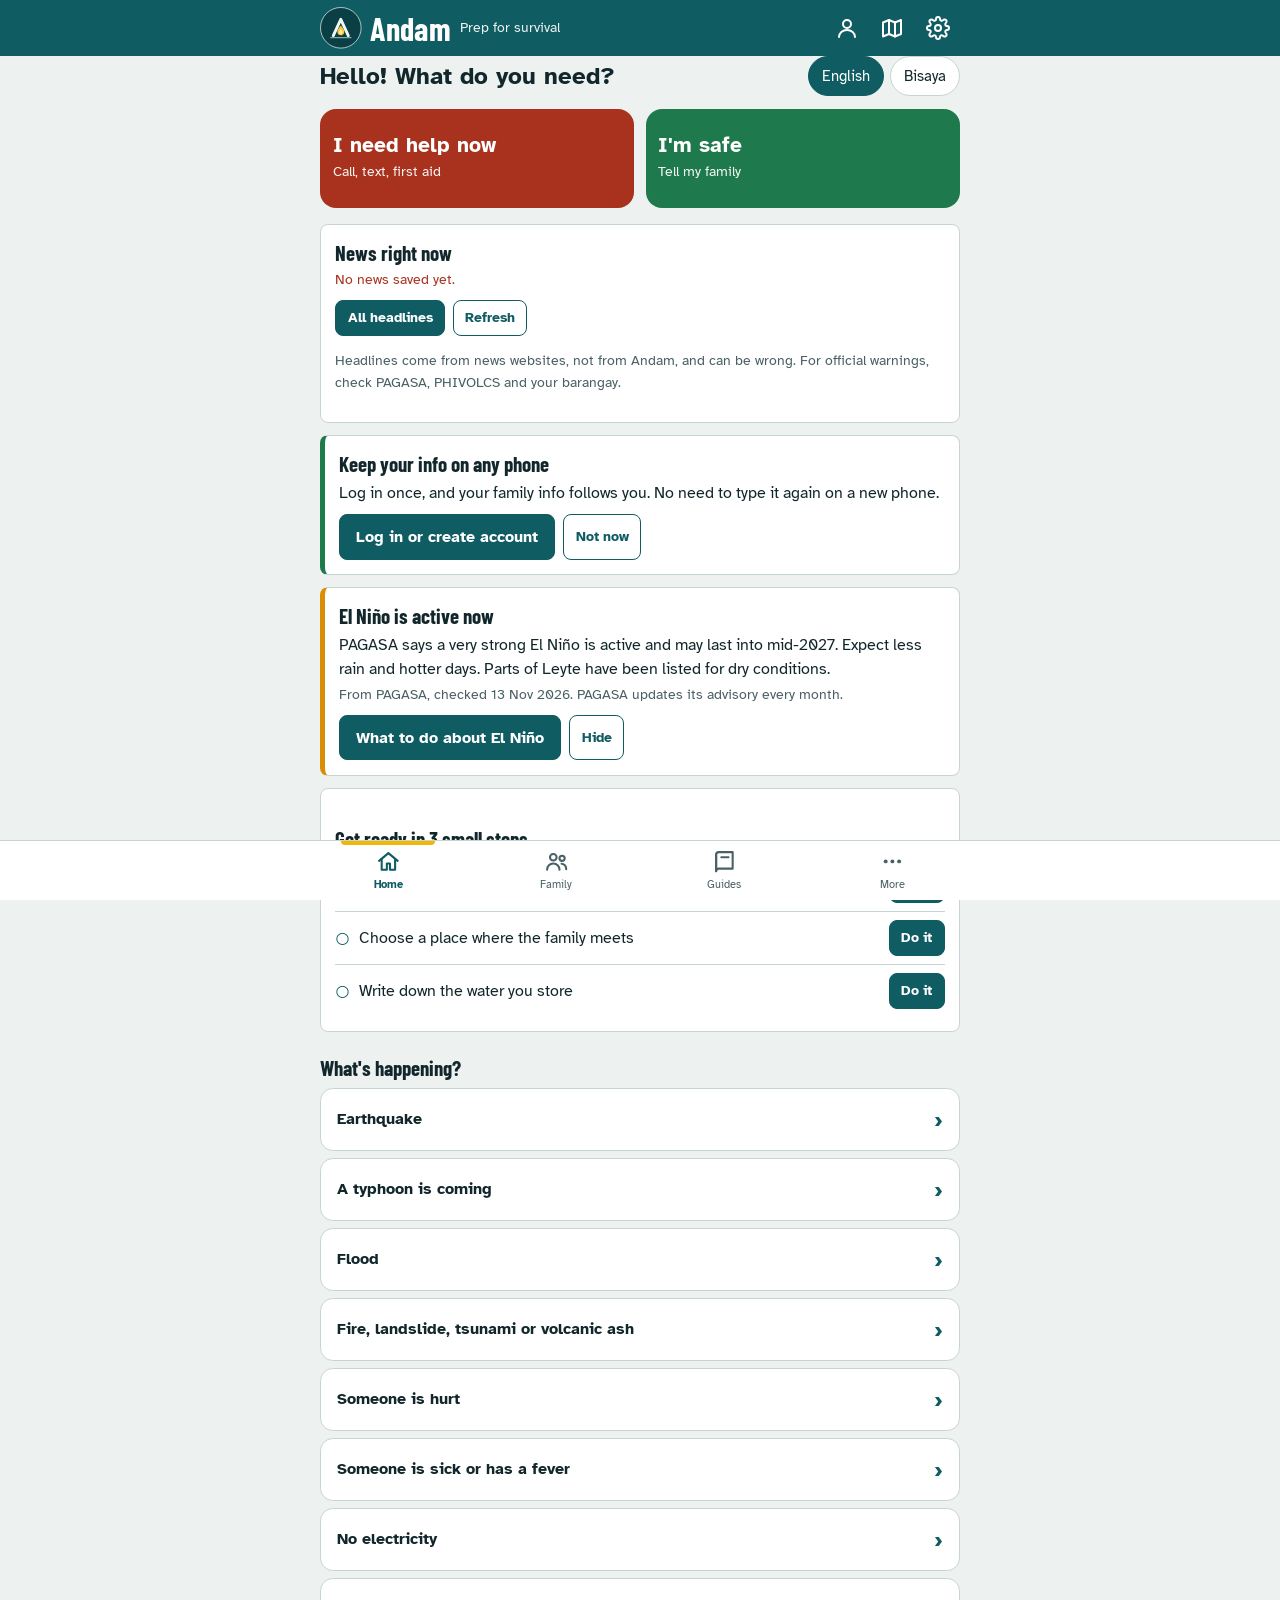
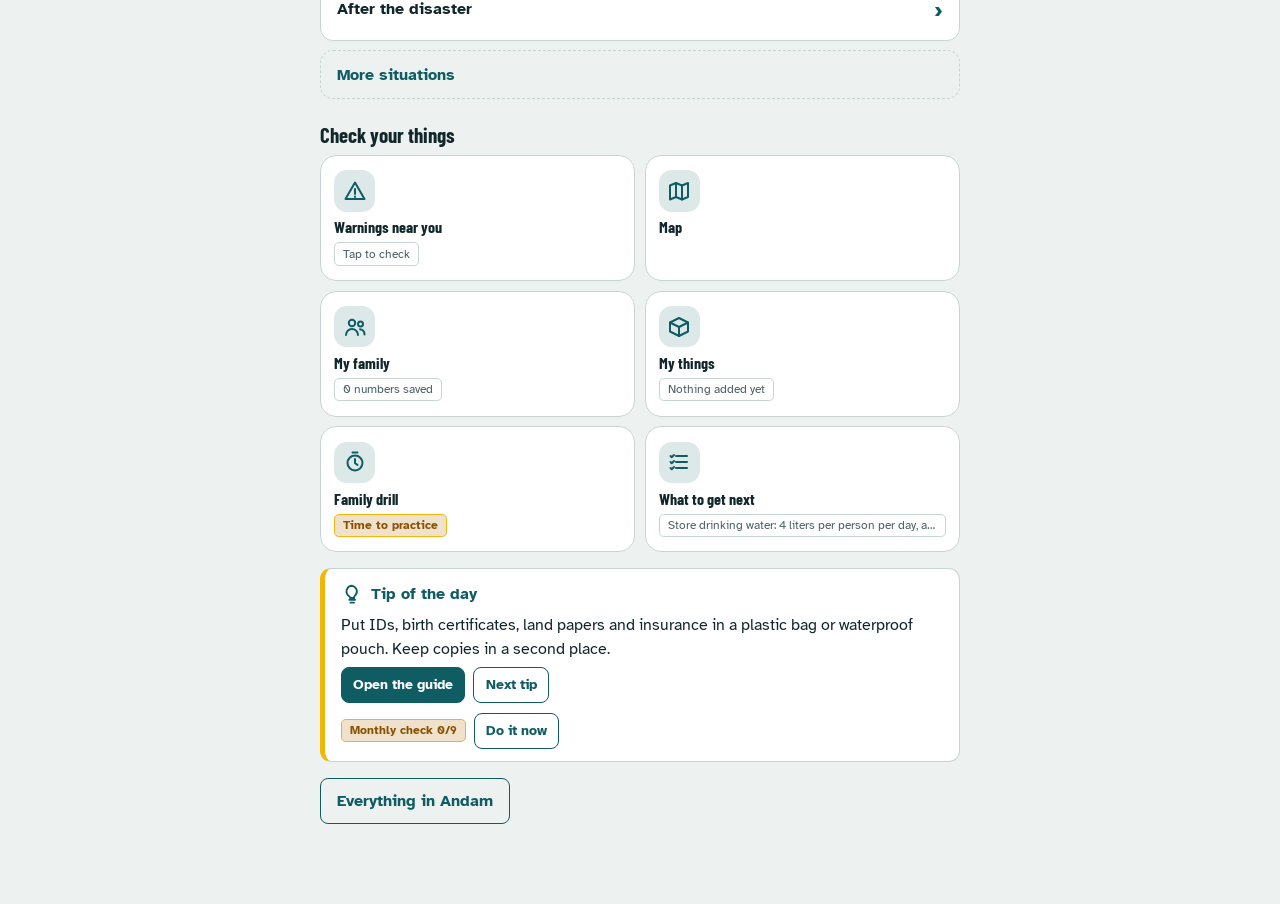
<file: index.html>
<!doctype html>
<html lang="en">
<head>
<meta charset="utf-8">
<meta name="viewport" content="width=device-width,initial-scale=1,viewport-fit=cover">
<title>Andam – Prep for survival</title>
<meta name="description" content="A family readiness plan, shopping checklist, and emergency guides that work without internet.">
<meta name="theme-color" content="#0F5C63">
<meta name="apple-mobile-web-app-capable" content="yes">
<meta name="mobile-web-app-capable" content="yes">
<meta name="apple-mobile-web-app-title" content="Andam">
<meta name="apple-mobile-web-app-status-bar-style" content="black-translucent">
<meta name="robots" content="noindex">
<link rel="manifest" href="manifest.webmanifest">
<link rel="icon" href="icons/icon-192.png">
<link rel="apple-touch-icon" href="icons/apple-touch-icon.png">
<link rel="preload" href="fonts/barlow-cond-700.woff2" as="font" type="font/woff2" crossorigin>
<link rel="stylesheet" href="styles.css">
</head>
<body>
<div id="splash" role="status" aria-live="polite">
  <div class="spl-in">
    <svg class="spl-logo" viewBox="0 0 512 512" aria-hidden="true" focusable="false"><circle cx="256" cy="256" r="250" fill="#0A3F45" stroke="#F2FAF8" stroke-opacity=".7" stroke-width="12"/><g transform="translate(256 256) scale(0.84) translate(-256 -270)"><path d="M146 384 L256 146 L366 384" fill="none" stroke="#F2FAF8" stroke-width="42" stroke-linecap="round" stroke-linejoin="round"/><path d="M256 238 C292 280 306 302 306 328 a50 50 0 0 1 -100 0 C206 302 220 280 256 238 Z" fill="#FFC53D"/><path d="M256 290 C273 311 282 322 282 337 a26 26 0 0 1 -52 0 C230 322 239 311 256 290 Z" fill="#FFE8A3"/><path d="M108 414 H404" stroke="#F2FAF8" stroke-width="20" stroke-linecap="round" opacity=".55"/></g></svg>
    <h1 class="spl-name">Andam</h1>
    <p class="spl-tag" data-i="Prep for survival">Prep for survival</p>
    <p class="spl-msg" data-i="Getting your family ready">Getting your family ready</p>
    <div class="spl-bar" aria-hidden="true"><i></i></div>
    <button class="spl-help" data-a="splashhelp" data-i="Emergency? Get help now">Emergency? Get help now</button>
    <p class="spl-skip" data-i="Tap anywhere to skip">Tap anywhere to skip</p>
  </div>
</div>
<script>
/* Opening screen: shown on every open and reload. Skipped when turned off, or in automated tests (add ?splash=1 to force it). */
(function () {
  var s = document.getElementById("splash"), skip = false, force = /[?&]splash=1/.test(location.search);
  try {
    var st = JSON.parse(localStorage.getItem("handa.v1") || "{}");
    if (st.settings && st.settings.splash === "off") skip = true;
    if (!force && navigator.webdriver) skip = true;
    if (force) skip = false;
  } catch (e) {}
  if (skip) s.parentNode.removeChild(s);
  else setTimeout(function () { if (s.parentNode) s.parentNode.removeChild(s); }, 16000);
})();
</script>


<header class="top">
  <div class="wrap">
    <div class="brand"><svg class="logo" viewBox="0 0 512 512" aria-hidden="true" focusable="false"><circle cx="256" cy="256" r="250" fill="#0A3F45" stroke="#F2FAF8" stroke-opacity=".7" stroke-width="12"/><g transform="translate(256 256) scale(0.84) translate(-256 -270)"><path d="M146 384 L256 146 L366 384" fill="none" stroke="#F2FAF8" stroke-width="42" stroke-linecap="round" stroke-linejoin="round"/><path d="M256 238 C292 280 306 302 306 328 a50 50 0 0 1 -100 0 C206 302 220 280 256 238 Z" fill="#FFC53D"/><path d="M256 290 C273 311 282 322 282 337 a26 26 0 0 1 -52 0 C230 322 239 311 256 290 Z" fill="#FFE8A3"/><path d="M108 414 H404" stroke="#F2FAF8" stroke-width="20" stroke-linecap="round" opacity=".55"/></g></svg><h1>Andam</h1><span>Prep for survival</span></div>
    <div class="hbtns">
    <button class="icon-btn acct" id="acctBtn" data-a="sy_open" aria-label="My login" hidden>
      <svg viewBox="0 0 24 24" fill="none" stroke="currentColor" stroke-width="2" stroke-linecap="round" stroke-linejoin="round" aria-hidden="true"><circle cx="12" cy="8" r="4"/><path d="M4 21c0-4.2 3.6-7 8-7s8 2.8 8 7"/></svg>
      <i class="adot" aria-hidden="true"></i>
    </button>
    <button class="icon-btn" data-a="map" aria-label="Map">
      <svg viewBox="0 0 24 24" fill="none" stroke="currentColor" stroke-width="2" stroke-linecap="round" stroke-linejoin="round" aria-hidden="true"><path d="M9 4 3 6.5v14L9 18l6 2.5 6-2.5v-14L15 6.5z"/><path d="M9 4v14M15 6.5v14"/></svg>
    </button>
    <button class="icon-btn" data-a="settings" aria-label="Settings and backup">
      <svg viewBox="0 0 24 24" fill="none" stroke="currentColor" stroke-width="2" stroke-linecap="round" stroke-linejoin="round" aria-hidden="true"><circle cx="12" cy="12" r="3"/><path d="M19.4 15a1.7 1.7 0 0 0 .3 1.9l.1.1a2 2 0 1 1-2.8 2.8l-.1-.1a1.7 1.7 0 0 0-1.9-.3 1.7 1.7 0 0 0-1 1.5V21a2 2 0 1 1-4 0v-.1a1.7 1.7 0 0 0-1-1.5 1.7 1.7 0 0 0-1.9.3l-.1.1a2 2 0 1 1-2.8-2.8l.1-.1a1.7 1.7 0 0 0 .3-1.9 1.7 1.7 0 0 0-1.5-1H3a2 2 0 1 1 0-4h.1a1.7 1.7 0 0 0 1.5-1 1.7 1.7 0 0 0-.3-1.9l-.1-.1a2 2 0 1 1 2.8-2.8l.1.1a1.7 1.7 0 0 0 1.9.3h0a1.7 1.7 0 0 0 1-1.5V3a2 2 0 1 1 4 0v.1a1.7 1.7 0 0 0 1 1.5h0a1.7 1.7 0 0 0 1.9-.3l.1-.1a2 2 0 1 1 2.8 2.8l-.1.1a1.7 1.7 0 0 0-.3 1.9v0a1.7 1.7 0 0 0 1.5 1H21a2 2 0 1 1 0 4h-.1a1.7 1.7 0 0 0-1.5 1z"/></svg>
    </button>
    </div>
  </div>
</header>

<main class="wrap" id="app" aria-live="polite"></main>

<nav class="nav" aria-label="Main">
  <div class="wrap">
    <button data-a="tab" data-tab="home">
      <svg viewBox="0 0 24 24" fill="none" stroke="currentColor" stroke-width="2" stroke-linecap="round" stroke-linejoin="round" aria-hidden="true"><path d="M3 11.5 12 4l9 7.5"/><path d="M5.5 10v10h5v-6h3v6h5V10"/></svg>
      <span data-i="Home">Home</span></button>
    <button data-a="tab" data-tab="plan">
      <svg viewBox="0 0 24 24" fill="none" stroke="currentColor" stroke-width="2" stroke-linecap="round" stroke-linejoin="round" aria-hidden="true"><path d="M9 6h11M9 12h11M9 18h11"/><path d="M3.5 6l1.2 1.2L7 5M3.5 12l1.2 1.2L7 11M3.5 18l1.2 1.2L7 17"/></svg>
      <span data-i="Plan">Plan</span></button>
    <button data-a="tab" data-tab="levels">
      <svg viewBox="0 0 24 24" fill="none" stroke="currentColor" stroke-width="2" stroke-linecap="round" stroke-linejoin="round" aria-hidden="true"><path d="M3 20h5v-5h5v-5h5V6"/><circle class="lvl-dot" cx="18" cy="3.5" r="1.6" fill="currentColor" stroke="none"/></svg>
      <span data-i="Levels">Levels</span></button>
    <button data-a="tab" data-tab="storage">
      <svg viewBox="0 0 24 24" fill="none" stroke="currentColor" stroke-width="2" stroke-linecap="round" stroke-linejoin="round" aria-hidden="true"><path d="M3 7.5 12 3l9 4.5v9L12 21l-9-4.5z"/><path d="M3 7.5 12 12l9-4.5M12 12v9"/></svg>
      <span data-i="Storage">Storage</span></button>
    <button data-a="tab" data-tab="family">
      <svg viewBox="0 0 24 24" fill="none" stroke="currentColor" stroke-width="2" stroke-linecap="round" stroke-linejoin="round" aria-hidden="true"><circle cx="9" cy="8" r="3.2"/><path d="M3 20c0-3.3 2.7-6 6-6s6 2.7 6 6"/><circle cx="17.5" cy="9" r="2.5"/><path d="M17 14.2c2.6.3 4.5 2.5 4.5 5.3"/></svg>
      <span data-i="Family">Family</span></button>
    <button data-a="tab" data-tab="comms">
      <svg viewBox="0 0 24 24" fill="none" stroke="currentColor" stroke-width="2" stroke-linecap="round" stroke-linejoin="round" aria-hidden="true"><circle cx="12" cy="12" r="1.8"/><path d="M8.2 8.2a5.4 5.4 0 0 0 0 7.6M15.8 8.2a5.4 5.4 0 0 1 0 7.6M5.4 5.4a9.4 9.4 0 0 0 0 13.2M18.6 5.4a9.4 9.4 0 0 1 0 13.2"/></svg>
      <span data-i="Comms">Comms</span></button>
    <button data-a="tab" data-tab="guides">
      <svg viewBox="0 0 24 24" fill="none" stroke="currentColor" stroke-width="2" stroke-linecap="round" stroke-linejoin="round" aria-hidden="true"><path d="M4 5.5A2.5 2.5 0 0 1 6.5 3H20v16H6.5A2.5 2.5 0 0 0 4 21.5z"/><path d="M4 5.5v16"/><path d="M9 8h7"/></svg>
      <span data-i="Guides">Guides</span></button>
    <button data-a="tab" data-tab="drill">
      <svg viewBox="0 0 24 24" fill="none" stroke="currentColor" stroke-width="2" stroke-linecap="round" stroke-linejoin="round" aria-hidden="true"><circle cx="12" cy="13" r="7.5"/><path d="M12 9v4l2.5 2M9.5 2.5h5"/></svg>
      <span data-i="Drill">Drill</span></button>
    <button data-a="tab" data-tab="more">
      <svg viewBox="0 0 24 24" fill="currentColor" stroke="none" aria-hidden="true"><circle cx="5.5" cy="12" r="1.9"/><circle cx="12" cy="12" r="1.9"/><circle cx="18.5" cy="12" r="1.9"/></svg>
      <span data-i="More">More</span></button>
  </div>
</nav>

<div class="toast" id="toast" role="status" hidden></div>

<dialog id="mapdlg" class="mapdlg" aria-label="Map"></dialog>

<dialog id="iddlg" class="iddlg" aria-label="Emergency ID"></dialog>

<dialog id="helpdlg" class="iddlg helpdlg" aria-label="Emergency help"></dialog>

<dialog id="drilldlg" class="iddlg helpdlg" aria-label="Drill"></dialog>

<dialog id="newsdlg" class="iddlg helpdlg" aria-label="News"></dialog>

<dialog id="qrdlg" class="iddlg helpdlg" aria-label="QR code"></dialog>
<dialog id="syncdlg" class="iddlg helpdlg" aria-label="My login"></dialog>

<dialog id="settings" aria-labelledby="settingsTitle">
  <div class="dlg">
    <div style="display:flex;justify-content:space-between;align-items:center">
      <h2 id="settingsTitle">Settings</h2>
      <button class="btn ghost small" data-a="closesettings">Close</button>
    </div>

    <h3>Look</h3>
    <div class="grid2">
      <label class="field"><span>Theme</span>
        <select id="theme" data-bind="settings.theme"><option value="auto">Match my phone</option><option value="light">Light</option><option value="dark">Dark</option></select></label>
      <label class="field"><span>Text size</span>
        <select id="size" data-bind="settings.size"><option value="m">Normal</option><option value="l">Large</option><option value="xl">Extra large</option></select></label>
    </div>
    <label class="field"><span>Language / Pinulongan</span>
      <select id="lang" data-bind="settings.lang" data-re="1"><option value="en">English</option><option value="ceb">Bisaya</option></select></label>
    <label class="field"><span>News headlines</span>
      <select id="newsmode" data-bind="settings.news" data-re="1"><option value="on">Show news (loads when online)</option><option value="off">Hide news</option></select></label>
    <label class="field"><span>Opening screen</span>
      <select id="splashmode" data-bind="settings.splash"><option value="on">Show it for 3 seconds</option><option value="off">Skip it</option></select></label>
    <label class="field"><span>Layout</span>
      <select id="navmode" data-bind="settings.nav" data-re="1"><option value="simple">Simple: 4 buttons at the bottom</option><option value="full">Full: more buttons at the bottom</option></select></label>
    <label class="field"><span>Animations</span>
      <select id="motion" data-bind="settings.motion"><option value="auto">On (follow my phone's setting)</option><option value="off">Off (saves battery)</option></select></label>

    <h3>Install on this phone</h3>
    <p><span class="status" id="offlineStatus">Checking…</span></p>
    <p class="hint">Android (Chrome): menu ⋮, then “Install app” or “Add to Home screen”. iPhone (Safari): Share button, then “Add to Home Screen”. Open the app once with internet so it can save itself for offline use.</p>
    <button class="btn" id="installBtn" data-a="install" hidden>Install Andam</button>

    <h3>Send this app to another phone</h3>
    <p class="hint">Works with no internet and no power grid. It packs the whole app into one file (Andam.html). Pick Bluetooth or Nearby Share in the menu that opens. The other person opens the file in Chrome.</p>
    <button class="btn" data-a="shareapp">Send this app</button>

    <h3>Log in (keep my info on any phone)</h3>
    <p class="hint">Log in once and your family info follows you to any phone. It is scrambled on this phone before it is sent.</p>
    <p class="hint" id="syncStatus"></p>
    <button class="btn" data-a="sy_open">Log in or manage my login</button>

    <h3>Back up your entries</h3>
    <p class="hint">Everything you type is saved only on this phone. If you change phones, copy this backup and paste it into the new one. Photos you add to a guide stay on this phone and are not in the backup.</p>
    <p class="hint" id="lastBackup"></p>
    <textarea id="backup" readonly aria-label="Backup text" style="min-height:6rem;font-size:.8rem"></textarea>
    <div class="actions"><button class="btn small" data-a="copybackup">Copy backup</button><button class="btn small ghost" data-a="dlbackup">Download file</button></div>
    <label class="field"><span>Restore from a backup</span><textarea id="restoreText" placeholder="Paste a backup here" style="min-height:4rem;font-size:.8rem"></textarea></label>
    <div class="actions"><input type="file" id="restoreFile" accept=".json,application/json" aria-label="Choose a backup file"><button class="btn small" data-a="restore">Restore</button></div>

    <h3>Print</h3>
    <p class="hint">Prints the page you are on, with every section open. Save as PDF to keep a copy.</p>
    <button class="btn small ghost" data-a="print">Print this page</button>

    <h3>Start over</h3>
    <button class="btn danger small" data-a="reset">Erase everything on this phone</button>

    <h3>About</h3>
    <p class="hint">Andam means “ready” in Bisaya. Nothing you enter leaves this phone unless you log in to sync, and then it is scrambled first. Peso figures come from Philippine shop listings seen in November 2026 and will change. Radio and satellite rules come from NTC circulars and news reports: confirm with the NTC or an authorized dealer before you buy.</p>
  </div>
</dialog>

<script src="data.js"></script>
<script src="tips.js"></script>
<script src="alerts.js"></script>
<script src="levels.js"></script>
<script src="lib/leaflet.js"></script>
<script src="mapview.js"></script>
<script src="howto.js"></script>
<script src="figures.js"></script>
<script src="howto2.js"></script>
<script src="howto3.js"></script>
<script src="figures4.js"></script>
<script src="war1.js"></script>
<script src="war2.js"></script>
<script src="war3.js"></script>
<script src="i18n.js"></script>
<script src="i18n2.js"></script>
<script src="war-ceb1.js"></script>
<script src="war-ceb2.js"></script>
<script src="war-ceb3.js"></script>
<script src="qr.js"></script>
<script src="sync-config.js"></script>
<script src="sync.js"></script>
<script src="app.js"></script>
</body>
</html>
</file>
<file: styles.css>
@font-face{font-family:"Atkinson Hyperlegible";src:url(fonts/atkinson-400.woff2) format("woff2");font-weight:400;font-style:normal;font-display:swap}
@font-face{font-family:"Atkinson Hyperlegible";src:url(fonts/atkinson-700.woff2) format("woff2");font-weight:700;font-style:normal;font-display:swap}
@font-face{font-family:"Barlow Condensed";src:url(fonts/barlow-cond-600.woff2) format("woff2");font-weight:600;font-style:normal;font-display:swap}
@font-face{font-family:"Barlow Condensed";src:url(fonts/barlow-cond-700.woff2) format("woff2");font-weight:700;font-style:normal;font-display:swap}

:root{
  --bg:#EDF2F0; --surface:#FFFFFF; --ink:#12272B; --muted:#4A6064; --line:#C7D5D2;
  --accent:#0F5C63; --accent-ink:#FFFFFF; --accent-soft:#D8EAEA;
  --signal:#F2B705; --signal-ink:#2F2300;
  --p1:#F2B705; --p2:#0F5C63; --p3:#6E8C93;
  --danger:#A8321D; --ok:#1E7A4C;
  --shadow:0 -1px 0 var(--line);
  --head:"Barlow Condensed","Arial Narrow",system-ui,sans-serif;
  --body:"Atkinson Hyperlegible",system-ui,-apple-system,"Segoe UI",Roboto,sans-serif;
}
@media (prefers-color-scheme:dark){
  :root:not([data-theme="light"]){
    --bg:#0B181B; --surface:#12262A; --ink:#E6F0EE; --muted:#9DB4B1; --line:#274349;
    --accent:#5CC2C8; --accent-ink:#062A2D; --accent-soft:#17383C;
    --p2:#5CC2C8; --p3:#8FB0B7; --danger:#FF8C73; --ok:#6FD39B;
  }
}
:root[data-theme="dark"]{
  --bg:#0B181B; --surface:#12262A; --ink:#E6F0EE; --muted:#9DB4B1; --line:#274349;
  --accent:#5CC2C8; --accent-ink:#062A2D; --accent-soft:#17383C;
  --p2:#5CC2C8; --p3:#8FB0B7; --danger:#FF8C73; --ok:#6FD39B;
}

*{box-sizing:border-box}
html{font-size:100%;-webkit-text-size-adjust:100%;scroll-padding-top:5rem}
html[data-size="l"]{font-size:118%}
html[data-size="xl"]{font-size:136%}
body{margin:0;background:var(--bg);color:var(--ink);font:400 1rem/1.5 var(--body);
  padding-bottom:calc(5rem + env(safe-area-inset-bottom))}
button,input,select,textarea{font:inherit;color:inherit}
button{cursor:pointer}
a{color:var(--accent)}
:focus-visible{outline:3px solid var(--signal);outline-offset:2px;border-radius:.25rem}
.wrap{max-width:42rem;margin:0 auto;padding:0 1rem}
[hidden]{display:none!important}

/* top bar */
.top{position:sticky;top:0;z-index:20;background:var(--accent);color:var(--accent-ink);
  padding-top:env(safe-area-inset-top)}
:root[data-theme="dark"] .top, :root:not([data-theme="light"]) .top{}
.top .wrap{display:flex;align-items:center;justify-content:space-between;min-height:3.5rem;gap:.75rem}
.brand{display:flex;align-items:center;gap:.55rem;min-width:0}
.brand .logo{height:2.6rem;width:2.6rem;flex:none}
.brand h1{margin:0;font:700 2rem/1 var(--head);letter-spacing:.01em}
.brand span{font-size:.9rem;opacity:.92;white-space:nowrap;overflow:hidden;text-overflow:ellipsis}
.hbtns{display:flex;gap:.1rem}
.icon-btn{width:2.75rem;height:2.75rem;display:grid;place-items:center;border-radius:.6rem;
  background:transparent;border:0;color:inherit}
.icon-btn:hover{background:rgba(255,255,255,.14)}
.icon-btn svg{width:1.5rem;height:1.5rem}
@media (prefers-color-scheme:dark){ :root:not([data-theme="light"]) .top{background:#0F3F45;color:#E6F0EE} }
:root[data-theme="dark"] .top{background:#0F3F45;color:#E6F0EE}

/* views */
main{padding-top:1rem}
.view>h2{margin:.25rem 0 .25rem;font:700 1.75rem/1.1 var(--head)}
.lede{margin:0 0 1rem;color:var(--muted);max-width:36rem}
h3{font:700 1.3rem/1.15 var(--head);margin:1.5rem 0 .5rem}
.sec{margin:1.25rem 0}
.hint{color:var(--muted);font-size:.9rem}

/* readiness bar: three phase segments */
.tide{display:grid;grid-template-columns:repeat(3,1fr);gap:.5rem;margin:.75rem 0 1rem}
.seg .bar{height:.8rem;background:var(--line);border-radius:.25rem;overflow:hidden}
.seg .bar i{display:block;height:100%;transition:width .35s ease}
.seg:nth-child(1) i{background:var(--p1)}
.seg:nth-child(2) i{background:var(--p2)}
.seg:nth-child(3) i{background:var(--p3)}
.seg b{display:block;font:700 1.05rem/1.2 var(--head);margin-top:.3rem}
.seg small{color:var(--muted);font-size:.8rem}

.nextup{display:flex;gap:.75rem;align-items:flex-start;padding:.75rem .9rem;background:var(--surface);
  border-left:.4rem solid var(--signal);border-radius:.25rem;margin:0 0 1rem}
.nextup b{font:700 1.05rem/1.2 var(--head);display:block}
.nextup p{margin:.1rem 0 0}

.budget{display:grid;grid-template-columns:repeat(3,1fr);gap:.5rem;margin:0 0 1rem}
.budget div{background:var(--surface);border:1px solid var(--line);border-radius:.4rem;padding:.5rem .6rem}
.budget small{display:block;color:var(--muted);font-size:.78rem}
.budget b{font:700 1.25rem/1.2 var(--head)}

.chips{display:flex;flex-wrap:wrap;gap:.4rem;margin:0 0 .75rem}
.chip{border:1.5px solid var(--line);background:var(--surface);color:var(--ink);padding:.4rem .8rem;border-radius:2rem;min-height:2.5rem;font-size:.92rem}
.chip[aria-pressed="true"]{background:var(--accent);border-color:var(--accent);color:var(--accent-ink)}

/* category accordions */
.cat{border-top:2px solid var(--ink);margin-top:.5rem}
.cat>summary{list-style:none;display:grid;grid-template-columns:1fr auto auto;gap:.25rem .75rem;align-items:center;
  padding:.8rem 0;cursor:pointer;min-height:3rem}
.cat>summary::-webkit-details-marker{display:none}
.cat>summary h3{margin:0;font-size:1.5rem}
.cat .count{font:700 1.1rem/1 var(--head);color:var(--muted)}
.cat .chev{width:1.2rem;height:1.2rem;transition:transform .2s}
.cat[open] .chev{transform:rotate(180deg)}
.cat .mini{grid-column:1/-1;height:.28rem;background:var(--line);border-radius:.2rem;overflow:hidden}
.cat .mini i{display:block;height:100%;background:var(--accent)}
.cat .blurb{margin:0 0 .5rem;color:var(--muted);font-size:.95rem}

.item{border-top:1px solid var(--line);padding:.6rem 0}
.row{display:grid;grid-template-columns:auto 1fr auto;gap:.75rem;align-items:start}
.chk{appearance:none;-webkit-appearance:none;width:1.9rem;height:1.9rem;margin:.1rem 0 0;border:2px solid var(--muted);
  border-radius:.45rem;background:var(--surface);display:grid;place-content:center;cursor:pointer;flex:none}
.chk:checked{background:var(--accent);border-color:var(--accent)}
.chk:checked::after{content:"";width:.95rem;height:.5rem;border-left:3px solid var(--accent-ink);
  border-bottom:3px solid var(--accent-ink);transform:rotate(-45deg) translate(1px,-2px)}
.item label.t{display:block;cursor:pointer;padding:.15rem 0;line-height:1.35}
.item.done label.t{color:var(--muted);text-decoration:line-through;text-decoration-thickness:1px}
.meta{display:flex;flex-wrap:wrap;gap:.35rem;margin-top:.3rem}
.tag{font-size:.78rem;line-height:1;padding:.28rem .5rem;border-radius:.3rem;border:1px solid var(--line);color:var(--muted);background:transparent}
.tag.p1{background:var(--signal);border-color:var(--signal);color:var(--signal-ink);font-weight:700}
.tag.price{color:var(--ink)}
.more{border:0;background:transparent;color:var(--accent);padding:.5rem;min-height:2.5rem;border-radius:.4rem;font-size:.9rem;text-decoration:underline;text-underline-offset:3px}
.detail{margin:.4rem 0 .4rem 2.65rem;padding:.7rem .8rem;background:var(--surface);border:1px solid var(--line);border-radius:.4rem;font-size:.95rem}
.detail dl{margin:0;display:grid;gap:.4rem}
.detail dt{font-weight:700}
.detail dd{margin:0}
.field{display:block;margin:.6rem 0 0}
.field span{display:block;font-size:.85rem;color:var(--muted);margin-bottom:.2rem}
input[type=text],input[type=password],input[type=tel],input[type=number],input[type=date],select,textarea{
  width:100%;padding:.6rem .7rem;border:1.5px solid var(--line);border-radius:.45rem;background:var(--surface);min-height:2.75rem}
textarea{min-height:5rem;resize:vertical}
.addrow{display:grid;grid-template-columns:1fr auto auto;gap:.5rem;margin:.6rem 0 1rem}
.btn{border:1.5px solid var(--accent);background:var(--accent);color:var(--accent-ink);padding:.6rem 1rem;border-radius:.5rem;min-height:2.75rem;font-weight:700}
.btn.ghost{background:transparent;color:var(--accent)}
.btn.danger{border-color:var(--danger);color:var(--danger);background:transparent}
.btn.small{padding:.35rem .7rem;min-height:2.25rem;font-size:.9rem}

/* plain list blocks for family / comms */
.block{background:var(--surface);border:1px solid var(--line);border-radius:.5rem;padding:.9rem;margin:.75rem 0}
.block h4{margin:0 0 .4rem;font:700 1.25rem/1.15 var(--head)}
.grid2{display:grid;grid-template-columns:1fr 1fr;gap:.6rem}
@media (max-width:30rem){.grid2{grid-template-columns:1fr}}
.person{border-top:1px solid var(--line);padding:.9rem 0}
.person:first-of-type{border-top:0}
.actions{display:flex;gap:.5rem;flex-wrap:wrap;margin-top:.6rem}
a.btn{display:inline-flex;align-items:center;text-decoration:none}
.layer{border-top:1px solid var(--line);padding:.75rem 0}
.layer:first-child{border-top:0}
.layer h4{margin:0}
.layer p{margin:.2rem 0 .4rem}

/* guides */
.guide{border-top:1px solid var(--line)}
.guide>summary{list-style:none;cursor:pointer;padding:.9rem 0;font:700 1.35rem/1.2 var(--head);display:flex;justify-content:space-between;align-items:center;min-height:3rem}
.guide>summary::-webkit-details-marker{display:none}
.guide>summary::after{content:"+";font:700 1.6rem/1 var(--head);color:var(--accent)}
.guide[open]>summary::after{content:"–"}
.guide .body{padding:0 0 1rem}
.guide ol,.guide ul{padding-left:1.3rem;margin:.4rem 0}
.guide li{margin:.35rem 0}
.guide h4{font:700 1.15rem/1.2 var(--head);margin:1rem 0 .2rem}
.callout{border-left:.4rem solid var(--danger);padding:.5rem .8rem;background:var(--surface);margin:.6rem 0;border-radius:.25rem}

/* bottom nav */
.nav{position:fixed;inset:auto 0 0 0;z-index:30;background:var(--surface);box-shadow:var(--shadow);
  padding-bottom:env(safe-area-inset-bottom)}
.nav .wrap{display:grid;grid-template-columns:repeat(var(--n,4),1fr);padding:0}
.nav button[hidden]{display:none}
.nav button{border:0;background:transparent;display:flex;flex-direction:column;align-items:center;gap:.15rem;
  padding:.5rem .1rem .45rem;min-height:3.6rem;font-size:.7rem;color:var(--muted);position:relative}
.nav svg{width:1.55rem;height:1.55rem}
.nav button[aria-current="page"]{color:var(--accent);font-weight:700}
.nav button[aria-current="page"]::before{content:"";position:absolute;top:0;left:22%;right:22%;height:.25rem;background:var(--signal);border-radius:0 0 .25rem .25rem}

/* settings dialog */
dialog{border:0;border-radius:.8rem;padding:0;width:min(34rem,94vw);max-height:90vh;background:var(--bg);color:var(--ink)}
dialog::backdrop{background:rgba(5,20,22,.6)}
.dlg{padding:1rem 1rem 1.25rem;overflow:auto;max-height:90vh}
.dlg h2{margin:0 0 .5rem;font:700 1.75rem/1.1 var(--head)}
.dlg h3{font-size:1.2rem;margin:1.25rem 0 .4rem}
.seg-choice{display:flex;gap:.4rem;flex-wrap:wrap}
.status{display:inline-block;padding:.25rem .6rem;border-radius:.3rem;font-size:.85rem;background:var(--accent-soft);color:var(--ink)}

.toast{position:fixed;left:50%;bottom:calc(5.2rem + env(safe-area-inset-bottom));transform:translateX(-50%);
  background:var(--ink);color:var(--bg);padding:.6rem 1rem;border-radius:.5rem;z-index:50;max-width:90vw;font-size:.92rem}

.empty{padding:1rem;border:1.5px dashed var(--line);border-radius:.5rem;color:var(--muted)}



/* ---------- Levels ---------- */
.mini{margin:.8rem 0 .3rem;font-size:.85rem;color:var(--muted)}
.goalchips .chip{display:flex;flex-direction:column;align-items:flex-start;line-height:1.15;border-radius:.6rem;padding:.45rem .8rem}
.goalchips .chip small{font-size:.72rem;opacity:.85}
.hero{display:flex;align-items:center;gap:1rem;background:var(--surface);border:1px solid var(--line);border-radius:.6rem;padding:.8rem 1rem;margin:.75rem 0}
.hero b{display:block;font:700 1.3rem/1.15 var(--head)}
.hero small{color:var(--muted)}
.ring{width:5.4rem;height:5.4rem;flex:none}
.ring circle{fill:none;stroke-width:8}
.ring-bg{stroke:var(--line)}
.ring-fg{stroke:var(--accent);stroke-linecap:round;transform:rotate(-90deg);transform-origin:40px 40px;transition:stroke-dasharray .6s ease}
.ring text{font:700 20px var(--head);fill:var(--ink)}

.tiles{display:grid;grid-template-columns:repeat(2,minmax(0,1fr));gap:.55rem;margin:.75rem 0}
.tile{display:grid;grid-template-columns:auto 1fr;grid-template-areas:"i b" "i s" "t t";gap:.1rem .6rem;align-items:center;text-align:left;
  background:var(--surface);color:var(--ink);border:1.5px solid var(--line);border-radius:.6rem;padding:.65rem;min-height:5.2rem}
.tile .ico{grid-area:i}
.tile b{grid-area:b;font:700 1.12rem/1.1 var(--head)}
.tile .steps{grid-area:s;justify-self:start}
.tile small{grid-area:t;color:var(--muted);font-size:.78rem;margin-top:.15rem}
.tile.gap{border-color:var(--signal)}
.tile.ok{border-color:var(--ok)}
.tile:active{transform:scale(.98)}
.ico{width:2.3rem;height:2.3rem;color:var(--accent);flex:none}
.steps{display:flex;gap:3px;align-items:flex-end;height:1.1rem}
.steps i{display:block;width:.5rem;background:var(--line);border-radius:2px;transform-origin:bottom}
.steps i:nth-child(1){height:35%}.steps i:nth-child(2){height:58%}.steps i:nth-child(3){height:80%}.steps i:nth-child(4){height:100%}
.steps i.on{background:var(--accent)}
.steps i.g{box-shadow:0 -3px 0 var(--signal)}
.nextlist{list-style:none;margin:0;padding:0}
.nextlist li{border-top:1px solid var(--line)}
.nextlist li:first-child{border-top:0}
.linkbtn{border:0;background:transparent;color:var(--ink);text-align:left;padding:.55rem 0;min-height:2.75rem;width:100%;line-height:1.3}
.linkbtn b{color:var(--accent)}

.lad{border-top:1px solid var(--line);scroll-margin-top:4.5rem}
.lad>summary{list-style:none;cursor:pointer;display:grid;grid-template-columns:auto 1fr auto;gap:.7rem;align-items:center;padding:.8rem 0;min-height:3.4rem}
.lad>summary::-webkit-details-marker{display:none}
.lad .lt b{display:block;font:700 1.35rem/1.1 var(--head)}
.lad .lt small{color:var(--muted);font-size:.82rem}
.lbody{padding:0 0 1rem}
.lbody .intro{margin:.2rem 0 .8rem;color:var(--muted)}
.rung{background:var(--surface);border:1px solid var(--line);border-left:6px solid var(--accent);border-radius:.5rem;padding:.75rem .85rem;margin:.65rem 0}
.rung.beyond{border-style:dashed;border-left-style:solid}
.rung.done{background:var(--accent-soft)}
.rhead{display:grid;grid-template-columns:auto 1fr;gap:.7rem;align-items:start}
.rhead label{cursor:pointer;display:flex;flex-wrap:wrap;gap:.35rem .45rem;align-items:center;line-height:1.3}
.hz{font:700 .85rem/1 var(--head);letter-spacing:.04em;text-transform:uppercase;padding:.28rem .5rem;border-radius:.3rem}
.hz.h1{background:var(--signal);color:var(--signal-ink)}
.hz.h2{background:var(--accent);color:var(--accent-ink)}
.hz.h3{background:var(--ink);color:var(--bg)}
.hz.h4{background:var(--ok);color:var(--bg)}
.sz{font-size:.8rem;color:var(--muted);border:1px solid var(--line);padding:.2rem .45rem;border-radius:2rem}
.rt{flex-basis:100%;font-weight:700}
.rung .cov{margin:.5rem 0 .2rem;color:var(--muted);font-size:.93rem}
.rung ul{margin:.3rem 0 .4rem;padding-left:1.2rem}
.rung li{margin:.25rem 0}
.rung .calc{margin:.4rem 0;padding:.5rem .65rem;background:var(--bg);border-radius:.35rem;font-size:.93rem}
.rung .note{margin:.4rem 0 0;font-size:.9rem;color:var(--muted)}
.tag.est{border-color:var(--signal);color:var(--ink)}
.src{font-size:.78rem;color:var(--muted);margin:.8rem 0 0}

/* icon animations: only while a section is open or a tile is pressed, to save battery */
.ico *{transform-box:fill-box;transform-origin:center}
.ico .a-grow{transform-origin:50% 100%}
.a-bolt,.a-lamp,.a-flame{fill:var(--signal)}
.a-flame{stroke:var(--accent)}
.a-steam,.a-arc,.a-drip{opacity:.9}
@keyframes ico-steam{0%{transform:translateY(2px);opacity:0}40%{opacity:1}100%{transform:translateY(-3px);opacity:0}}
@keyframes ico-spin{to{transform:rotate(360deg)}}
@keyframes ico-pulse{0%,100%{transform:scale(1)}50%{transform:scale(1.14)}}
@keyframes ico-drip{0%{transform:translateY(-3px);opacity:0}30%{opacity:1}100%{transform:translateY(4px);opacity:0}}
@keyframes ico-wave{0%,100%{transform:translateX(-1.2px)}50%{transform:translateX(1.2px)}}
@keyframes ico-grow{0%{transform:scaleY(.15)}60%,100%{transform:scaleY(1)}}
@keyframes ico-flame{0%,100%{transform:scale(1,1) skewX(0)}30%{transform:scale(.94,1.08) skewX(4deg)}65%{transform:scale(1.05,.95) skewX(-4deg)}}
@keyframes ico-arc{0%{opacity:0;transform:scale(.7)}35%{opacity:1}100%{opacity:0;transform:scale(1.1)}}
@keyframes ico-beat{0%,100%{transform:scale(1)}14%{transform:scale(1.14)}28%{transform:scale(1)}42%{transform:scale(1.08)}}
@keyframes ico-buzz{0%,100%{transform:translateX(0)}25%{transform:translateX(-.5px)}75%{transform:translateX(.5px)}}
@keyframes ico-flick{0%,100%{opacity:1}45%{opacity:.35}55%{opacity:1}72%{opacity:.6}}
:is(.tile:hover,.tile:focus-visible,.tile:active,.lad[open]>summary) .a-steam{animation:ico-steam 2.2s ease-in-out infinite}
:is(.tile:hover,.tile:focus-visible,.tile:active,.lad[open]>summary) .a-steam.s2{animation-delay:.5s}
:is(.tile:hover,.tile:focus-visible,.tile:active,.lad[open]>summary) .a-steam.s3{animation-delay:1s}
:is(.tile:hover,.tile:focus-visible,.tile:active,.lad[open]>summary) .a-rays{animation:ico-spin 10s linear infinite}
:is(.tile:hover,.tile:focus-visible,.tile:active,.lad[open]>summary) .a-core{animation:ico-pulse 2.4s ease-in-out infinite}
:is(.tile:hover,.tile:focus-visible,.tile:active,.lad[open]>summary) .a-drop{animation:ico-pulse 2.6s ease-in-out infinite}
:is(.tile:hover,.tile:focus-visible,.tile:active,.lad[open]>summary) .a-wave{animation:ico-wave 1.6s ease-in-out infinite}
:is(.tile:hover,.tile:focus-visible,.tile:active,.lad[open]>summary) .a-buzz{animation:ico-buzz .18s linear infinite}
:is(.tile:hover,.tile:focus-visible,.tile:active,.lad[open]>summary) .a-bolt{animation:ico-flick 1.4s steps(1) infinite}
:is(.tile:hover,.tile:focus-visible,.tile:active,.lad[open]>summary) .a-grow{animation:ico-grow 2.6s ease-out infinite}
:is(.tile:hover,.tile:focus-visible,.tile:active,.lad[open]>summary) .a-lamp{animation:ico-flick 2.2s ease-in-out infinite}
:is(.tile:hover,.tile:focus-visible,.tile:active,.lad[open]>summary) .a-arc{animation:ico-arc 1.8s ease-out infinite}
:is(.tile:hover,.tile:focus-visible,.tile:active,.lad[open]>summary) .a-arc.w2{animation-delay:.6s}
:is(.tile:hover,.tile:focus-visible,.tile:active,.lad[open]>summary) .a-beat{animation:ico-beat 1.6s ease-in-out infinite}
:is(.tile:hover,.tile:focus-visible,.tile:active,.lad[open]>summary) .a-flame{animation:ico-flame 1s ease-in-out infinite}
:is(.tile:hover,.tile:focus-visible,.tile:active,.lad[open]>summary) .a-drip{animation:ico-drip 1.6s ease-in infinite}

/* one-time entrance when the Levels tab opens */
@keyframes lv-tile{from{opacity:0;transform:translateY(8px)}}
@keyframes lv-step{from{transform:scaleY(0)}}
@keyframes lv-ring{from{stroke-dasharray:0 214}}
@keyframes lv-pop{0%{transform:scale(1)}40%{transform:scale(1.35)}100%{transform:scale(1)}}
@keyframes lv-dot{0%,100%{transform:translateY(0)}50%{transform:translateY(-2px)}}
.enter .tile{animation:lv-tile .4s ease both}
.enter .tile:nth-child(2){animation-delay:.05s}.enter .tile:nth-child(3){animation-delay:.1s}.enter .tile:nth-child(4){animation-delay:.15s}
.enter .tile:nth-child(5){animation-delay:.2s}.enter .tile:nth-child(6){animation-delay:.25s}.enter .tile:nth-child(7){animation-delay:.3s}
.enter .tile:nth-child(8){animation-delay:.35s}.enter .tile:nth-child(9){animation-delay:.4s}.enter .tile:nth-child(10){animation-delay:.45s}
.enter .steps i{animation:lv-step .5s ease both;animation-delay:.2s}
.enter .ring-fg{animation:lv-ring 1s ease-out both}
.chk.pop{animation:lv-pop .35s ease}
.nav button[aria-current="page"] .lvl-dot{animation:lv-dot 1.2s ease-in-out 2}


/* ---------- Guides: step by step ---------- */
.grp{font:700 1.5rem/1.1 var(--head);margin:1.6rem 0 .3rem;color:var(--accent)}
.guide.hw>summary{display:grid;grid-template-columns:auto 1fr auto;gap:.7rem;align-items:center}
.guide.hw .lt b{display:block;font:700 1.3rem/1.15 var(--head)}
.guide.hw .lt small{display:block;color:var(--muted);font:400 .82rem/1.2 var(--body);margin-top:.15rem}
.guide.hw .intro{margin:.2rem 0 .5rem}
.facts{display:flex;flex-wrap:wrap;gap:.3rem .9rem;margin:.2rem 0 .6rem;font-size:.88rem;color:var(--muted)}
.hh{margin:1rem 0 .3rem;font:700 1.25rem/1.1 var(--head)}
.buylist,.steplist{list-style:none;margin:0;padding:0}
.buylist li{display:grid;grid-template-columns:auto 1fr;gap:.7rem;align-items:start;padding:.55rem 0;border-top:1px solid var(--line)}
.buylist li:first-child{border-top:0}
.buylist label{cursor:pointer;line-height:1.3}
.buylist .pr{display:block;font-size:.88rem;color:var(--ink);margin-top:.2rem}
.buylist .nt{display:block;font-size:.85rem;color:var(--muted);margin-top:.15rem}
.buylist li.done b{color:var(--muted);text-decoration:line-through;text-decoration-thickness:1px}
.steplist>li{padding:.7rem 0;border-top:1px solid var(--line)}
.steplist>li:first-child{border-top:0}
.srow{display:grid;grid-template-columns:auto 1fr;gap:.7rem;align-items:start}
.srow label{cursor:pointer;display:grid;grid-template-columns:auto 1fr;gap:.6rem;align-items:start}
.num{display:grid;place-content:center;width:1.7rem;height:1.7rem;border-radius:50%;background:var(--accent);color:var(--accent-ink);font:700 .95rem/1 var(--head)}
.stx b{display:block;line-height:1.25}
.stx span{display:block;color:var(--muted);font-size:.95rem;margin-top:.15rem;line-height:1.4}
.steplist li.done .stx b{text-decoration:line-through;text-decoration-thickness:1px;color:var(--muted)}
.steplist li.done .num{background:var(--ok);color:var(--bg)}
.cmd{margin:.5rem 0 .2rem 2.4rem;padding:.7rem;background:var(--ink);color:var(--bg);border-radius:.4rem;font:.78rem/1.4 ui-monospace,Menlo,Consolas,monospace;white-space:pre-wrap;word-break:break-all;user-select:all}
.warnbox{margin:1rem 0 .4rem;padding:.7rem .9rem;border:1.5px solid var(--danger);border-radius:.5rem;background:var(--surface)}
.warnbox b{color:var(--danger);font:700 1.1rem/1 var(--head)}
.warnbox ul{margin:.3rem 0 0;padding-left:1.1rem}
.glinks{display:flex;flex-direction:column;gap:.4rem;align-items:flex-start;margin:0 0 .8rem}
.glinks .btn{text-align:left;line-height:1.2}
.gloss{margin:.4rem 0}
.gloss div{padding:.55rem 0;border-top:1px solid var(--line)}
.gloss dt{font-weight:700;color:var(--accent)}
.gloss dd{margin:.1rem 0 0}

/* calculator */
.crow{padding:.6rem 0;border-top:1px solid var(--line)}
.cname{font-weight:700;margin-bottom:.3rem;line-height:1.25}
.cin{display:grid;grid-template-columns:repeat(3,1fr);gap:.4rem}
.cin label{font-size:.75rem;color:var(--muted)}
.cin input{margin-top:.15rem;padding:.4rem;min-height:2.5rem}
.calcout{margin-top:.8rem;padding:.8rem;background:var(--accent-soft);border-radius:.5rem}
.res div{padding:.45rem 0;border-top:1px solid var(--line)}
.res div:first-child{border-top:0}
.res dt{font-size:.85rem;color:var(--muted)}
.res dd{margin:.1rem 0 0;font-weight:700}

/* figures */
.fig{margin:.6rem 0 .3rem;padding:.4rem;background:var(--surface);border:1px solid var(--line);border-radius:.5rem}
.fig svg{display:block;width:100%;height:auto;color:var(--ink)}
.fig figcaption{font-size:.85rem;color:var(--muted);padding:.35rem .25rem .1rem;line-height:1.35}
.figsvg .o{fill:none;stroke:var(--ink);stroke-width:1.8;stroke-linejoin:round;stroke-linecap:round}
.figsvg .thick{stroke-width:3.5}
.figsvg .dash{stroke-dasharray:5 4}
.figsvg .fa{fill:var(--accent-soft)}
.figsvg .fb{fill:var(--accent)}
.figsvg .fs{fill:var(--signal)}
.figsvg .fg{fill:var(--line)}
.figsvg .fw{fill:var(--accent);fill-opacity:.3;stroke:none}
.figsvg .soil{fill:var(--line);fill-opacity:.7}
.figsvg .soil2{fill:var(--line);fill-opacity:1}
.figsvg .mulch{fill:var(--signal);fill-opacity:.7}
.figsvg .gl{fill:none;stroke:var(--accent-soft);stroke-width:1.2}
.figsvg .bunk{fill:var(--bg)}
.figsvg .wp{fill:none;stroke:var(--accent);stroke-width:4}
.figsvg .wt{stroke:var(--accent)}
.figsvg .saferoom{fill:var(--accent-soft);stroke:var(--accent);stroke-width:3}
.figsvg .win{fill:none;stroke:var(--accent);stroke-width:6;stroke-opacity:.55}
.figsvg .strap{fill:none;stroke:var(--ink);stroke-width:3.5;stroke-dasharray:2 5;stroke-linecap:round}
.figsvg .fl{fill:none;stroke:var(--accent);stroke-width:2.2;stroke-linecap:round}
.figsvg .fl.y{stroke:var(--signal)}
.figsvg .fl.r,.figsvg .fh.r{stroke:var(--danger)}
.figsvg .fl.dash{stroke-dasharray:5 4}
.figsvg .fh{fill:var(--accent)}
.figsvg .fh.y{fill:var(--signal)}
.figsvg .fh.r{fill:var(--danger)}
.figsvg .ft{font:700 11.5px var(--body);fill:var(--ink)}
.figsvg .ft.m{font-weight:400;fill:var(--muted)}
.figsvg .ft.d{fill:var(--danger)}
@keyframes fig-dash{to{stroke-dashoffset:-18}}
@keyframes fig-flame{0%,100%{transform:scale(1,1)}40%{transform:scale(.92,1.1)}70%{transform:scale(1.06,.94)}}
.guide[open] .figsvg .fl.flow{stroke-dasharray:5 4;animation:fig-dash .9s linear infinite}
.guide[open] .figsvg .ani-flame{transform-box:fill-box;transform-origin:50% 100%;animation:fig-flame 1s ease-in-out infinite}
@keyframes ico-led{0%,100%{opacity:1}50%{opacity:.25}}
@keyframes ico-handle{0%,100%{transform:translateY(0)}50%{transform:translateY(-1.5px)}}
:is(.tile:hover,.tile:focus-visible,.tile:active,.lad[open]>summary,.guide.hw[open]>summary) .a-led{animation:ico-led 1.2s steps(1) infinite}
:is(.tile:hover,.tile:focus-visible,.tile:active,.lad[open]>summary,.guide.hw[open]>summary) .a-handle{animation:ico-handle 1s ease-in-out infinite}
.guide.hw[open]>summary .a-steam{animation:ico-steam 2.2s ease-in-out infinite}
.guide.hw[open]>summary .a-rays{animation:ico-spin 10s linear infinite}
.guide.hw[open]>summary .a-core{animation:ico-pulse 2.4s ease-in-out infinite}
.guide.hw[open]>summary .a-drop{animation:ico-pulse 2.6s ease-in-out infinite}
.guide.hw[open]>summary .a-buzz{animation:ico-buzz .18s linear infinite}
.guide.hw[open]>summary .a-grow{animation:ico-grow 2.6s ease-out infinite}
.guide.hw[open]>summary .a-lamp{animation:ico-flick 2.2s ease-in-out infinite}
.guide.hw[open]>summary .a-arc{animation:ico-arc 1.8s ease-out infinite}
.guide.hw[open]>summary .a-beat{animation:ico-beat 1.6s ease-in-out infinite}
.guide.hw[open]>summary .a-flame{animation:ico-flame 1s ease-in-out infinite}
.guide.hw[open]>summary .a-drip{animation:ico-drip 1.6s ease-in infinite}
.guide.hw .ico{width:2.1rem;height:2.1rem}

/* animations off: setting or phone's reduce-motion */
:root[data-motion="off"] *,:root[data-motion="off"] *::before,:root[data-motion="off"] *::after{animation:none!important;transition:none!important}
@media (prefers-reduced-motion:reduce){*{transition:none!important;animation:none!important}}

@media print{
  .ico *,.figsvg *{animation:none!important}
  .top,.nav,.toast,.chips,.addrow,.more,.btn,.icon-btn{display:none!important}
  body{background:#fff;color:#000;padding:0}
  .cat{break-inside:avoid-page}
  .detail{border-color:#999}
  :root{--bg:#fff;--surface:#fff;--ink:#000;--muted:#333;--line:#999}
  .view{display:block!important}
}

/* ---- v4: photos, stock dates, places, print sheet ---- */
.phrow{grid-column:2;display:flex;align-items:center;gap:.6rem;flex-wrap:wrap;margin-top:.3rem}
.phbtn{font-size:.82rem;color:var(--accent);border:1px dashed var(--accent);border-radius:.3rem;padding:.3rem .55rem;cursor:pointer}
.ph{position:relative;display:inline-block}
.ph:empty{display:none}
.ph img{width:64px;height:64px;object-fit:cover;border-radius:.35rem;border:1px solid var(--line);display:block;cursor:zoom-in}
.ph.big img{width:min(100%,320px);height:auto;max-height:70vh;cursor:zoom-out}
.phx{position:absolute;top:-.4rem;right:-.4rem;width:1.5rem;height:1.5rem;border-radius:50%;border:1px solid var(--line);background:var(--surface);color:var(--ink);font-size:1rem;line-height:1;cursor:pointer}
.tag.bad{background:var(--danger);border-color:var(--danger);color:#fff;font-weight:700}
.tag.soon{background:var(--signal);border-color:var(--signal);color:var(--signal-ink);font-weight:700}
.stk .actions{align-items:center}
.coords{font:600 .95rem/1.3 var(--body, inherit);margin:.4rem 0 0;letter-spacing:.02em}
a.btn{display:inline-block;text-decoration:none;text-align:center}
#sheet{display:none}
@media print{
  body.print-sheet header.top,body.print-sheet #app,body.print-sheet .nav,body.print-sheet .toast{display:none!important}
  body.print-sheet #sheet{display:block;color:#000;font-size:11pt;line-height:1.35}
  #sheet h1{font-size:20pt;margin:0 0 .4rem}
  #sheet h2{font-size:12pt;margin:.6rem 0 .2rem;border-bottom:1px solid #000}
  #sheet ul{margin:.2rem 0;padding-left:1.1rem}
  #sheet .sg{display:grid;grid-template-columns:1fr 1fr;gap:0 1.2rem}
  #sheet .blank{color:#666}
  #sheet .foot{font-size:9pt;color:#444;margin-top:.8rem}
}

/* ---- v4: animated picture-guides in the Quick guides ---- */
.figsvg .ft.s{font-size:11px}
.figsvg .ft.xl{font-size:22px;font-family:var(--head)}
.figsvg.q .pn{transition:opacity .3s}
.q-flame,.q-pulse,.q-rise,.q-sip{transform-box:fill-box}
.q-flame{transform-origin:50% 100%}
.q-pulse{transform-origin:50% 50%}
.q-rise,.q-sip{transform-origin:50% 100%}
@keyframes q-seq{0%,30%{opacity:1}36%,94%{opacity:.3}100%{opacity:1}}
@keyframes q-press{to{transform:translateY(8px)}}
@keyframes q-hold{50%{transform:translateY(4px)}}
@keyframes q-drop{0%{transform:translateY(0);opacity:0}15%{opacity:1}100%{transform:translateY(32px);opacity:0}}
@keyframes q-bubble{0%{transform:translateY(8px);opacity:0}30%{opacity:1}100%{transform:translateY(-10px);opacity:0}}
@keyframes q-steam{0%{transform:translateY(6px);opacity:0}50%{opacity:.9}100%{transform:translateY(-8px);opacity:0}}
@keyframes q-shake{0%{transform:translateX(-3px)}100%{transform:translateX(3px)}}
@keyframes q-wind{0%{transform:translateX(-14px);opacity:0}30%{opacity:1}100%{transform:translateX(20px);opacity:0}}
@keyframes q-rain{0%{transform:translate(0,-6px);opacity:0}30%{opacity:1}100%{transform:translate(-5px,12px);opacity:0}}
@keyframes q-rise{from{transform:scaleY(.25)}to{transform:scaleY(1)}}
@keyframes q-tick{to{transform:rotate(360deg)}}
@keyframes q-pulse{0%,100%{transform:scale(1)}50%{transform:scale(1.4)}}
@keyframes q-spark{0%,100%{opacity:1}50%{opacity:.15}}
@keyframes q-sip{0%,15%{transform:scaleY(1)}30%,45%{transform:scaleY(.78)}60%,75%{transform:scaleY(.56)}90%,100%{transform:scaleY(.36)}}
@keyframes q-blink3{0%,8%{opacity:1}9%,20%{opacity:.1}21%,28%{opacity:1}29%,40%{opacity:.1}41%,48%{opacity:1}49%,100%{opacity:.1}}
.guide[open] .figsvg.q .pn{animation:q-seq 7.5s infinite}
.guide[open] .figsvg.q .p2{animation-delay:-5s}
.guide[open] .figsvg.q .p3{animation-delay:-2.5s}
.guide[open] .q-press{animation:q-press .27s ease-in-out infinite alternate}
.guide[open] .q-hold{animation:q-hold 1s ease-in-out infinite}
.guide[open] .q-drop{animation:q-drop 1s linear infinite}
.guide[open] .q-drop.slow{animation-duration:1.9s}
.guide[open] .q-drop.d2{animation-delay:.33s}
.guide[open] .q-drop.d3{animation-delay:.66s}
.guide[open] .q-bubble{animation:q-bubble 1.2s ease-in infinite}
.guide[open] .q-steam{animation:q-steam 1.6s ease-in-out infinite}
.guide[open] .q-bubble.b2,.guide[open] .q-steam.b2{animation-delay:.4s}
.guide[open] .q-bubble.b3,.guide[open] .q-steam.b3{animation-delay:.8s}
.guide[open] .q-flame{animation:fig-flame .5s ease-in-out infinite}
.guide[open] .q-shake{animation:q-shake .09s linear infinite alternate}
.guide[open] .q-wind{animation:q-wind 1.1s linear infinite}
.guide[open] .q-wind.w2{animation-delay:.35s}
.guide[open] .q-wind.w3{animation-delay:.7s}
.guide[open] .q-rain{animation:q-rain .9s linear infinite}
.guide[open] .q-rise{animation:q-rise 4s ease-in-out infinite alternate}
.guide[open] .q-tick{animation:q-tick 6s linear infinite}
.guide[open] .q-pulse{animation:q-pulse .545s ease-in-out infinite}
.guide[open] .q-spark{animation:q-spark .5s steps(2) infinite}
.guide[open] .q-sip{animation:q-sip 6s ease-in-out infinite}
.guide[open] .q-blink3{animation:q-blink3 3s linear infinite}
.guide>.body>.fig:first-child{margin-top:0}

/* people-aware guides */
.pplbar{display:flex;align-items:center;gap:8px;flex-wrap:wrap;margin:8px 0;padding:8px 12px;border:1px solid var(--line,#2a3b40);border-radius:12px;font-weight:600}
.pplbar input{width:64px;min-height:40px;text-align:center;font:inherit}
details.guide.hw,details.cat{scroll-margin-top:4.2rem}
.qty{font-size:.9em;font-weight:600;color:var(--accent,#4cc9c0);margin:2px 0 4px}
.tile b{overflow-wrap:anywhere}

/* guide groups: tap "Power" and its guides open below it */
.gsec>summary h3{color:var(--accent)}
.gsec .gbody{padding:.2rem 0 .6rem}
.gsec{scroll-margin-top:3.8rem}
@media (max-width:359px){.brand span{display:none}}

/* expiry reminders */
.expbanner{margin:.6rem 0;padding:.7rem .9rem;border-radius:.8rem;background:#FFF1CC;color:#3a2a00;border:2px solid #E0A800;display:grid;gap:.5rem}
:root[data-theme="dark"] .expbanner{background:#3a2d06;color:#ffe9a8;border-color:#b98a00}
@media (prefers-color-scheme:dark){:root:not([data-theme="light"]) .expbanner{background:#3a2d06;color:#ffe9a8;border-color:#b98a00}}
.expbanner b{display:block;font-size:1.05rem}
.expbanner span{display:inline-block;margin-right:.8rem;font-weight:600}
.stk .stkhead{display:flex;justify-content:space-between;align-items:center;gap:.5rem;margin-bottom:.4rem}
.stk.lv-bad{border-left:5px solid #C62828}.stk.lv-soon{border-left:5px solid #E0A800}.stk.lv-ok{border-left:5px solid #2E7D32}
.stkadd h4{margin:.1rem 0 .4rem}

/* Storage tab */
.stksearch{margin:.2rem 0 .6rem}
.stksearch input{width:100%;min-height:2.8rem;padding:.5rem .8rem;border:1.5px solid var(--line);border-radius:.6rem;background:var(--surface);color:var(--ink);font:inherit}
.stkgrp[hidden],.stkitem[hidden]{display:none}
.stkgrp h4{margin:1rem 0 .3rem;display:flex;align-items:center;gap:.5rem}
.stkitem{border:1px solid var(--line);border-radius:.6rem;margin:.4rem 0;padding:0 .75rem;background:var(--surface)}
.stkitem summary{display:flex;align-items:center;gap:.5rem;min-height:3rem;list-style:none;cursor:pointer;flex-wrap:wrap;padding:.4rem 0}
.stkitem summary::-webkit-details-marker{display:none}
.stkitem summary::after{content:"";width:.5rem;height:.5rem;border-right:2px solid var(--muted);border-bottom:2px solid var(--muted);transform:rotate(45deg);transition:transform .2s;margin-left:.2rem;flex:none}
.stkitem[open] summary::after{transform:rotate(-135deg)}
.stkitem .stkname{flex:1 1 7rem;font-weight:600;overflow-wrap:anywhere;min-width:0}
.stkitem .stkqty{color:var(--muted);font-size:.85rem}
.stkitem .stkbody{padding:.2rem 0 .8rem}
@media (max-width:420px){.nav button{font-size:.68rem}}

.grpl{align-self:center;color:var(--muted);font-size:.85rem;margin-right:.2rem}

/* v17: tip of the day, monthly check, seasons */
.tipcard{background:var(--surface);border:1px solid var(--line);border-left:5px solid var(--signal);border-radius:.7rem;padding:.8rem 1rem;margin:0 0 1rem}
.tipcard .tiphead{display:flex;align-items:center;gap:.5rem;color:var(--accent)}
.tipcard .tiphead svg{width:1.4rem;height:1.4rem;flex:none}
.tipcard p{margin:.4rem 0}
.tipcard .actions{margin:.2rem 0 0}
.tipcard .tipdue{display:flex;align-items:center;gap:.5rem;flex-wrap:wrap;margin:.6rem 0 0}
.chkrow{display:flex;align-items:center;gap:.7rem;min-height:2.9rem;padding:.35rem 0;border-top:1px solid var(--line)}
.chkrow:first-of-type{border-top:0}
.chkrow span{flex:1;min-width:0}
.chkrow .btn{flex:none}
.season{margin:.6rem 0 1rem}.season h4{margin:.2rem 0 .3rem}.season:not(.now){opacity:.85}

/* v18: warnings near you */
.alertcard{border-left:5px solid var(--accent)}
.watchrow{padding:.5rem 0;border-top:1px solid var(--line)}.watchrow:first-of-type{border-top:0}
.watchrow .wh{display:flex;align-items:center;gap:.5rem;flex-wrap:wrap}.watchrow .wh b{flex:1;min-width:8rem}
.alrt{margin:.35rem 0;padding:.5rem .7rem;border-radius:.5rem;border-left:5px solid var(--line);background:var(--surface)}
.alrt b{display:block}.alrt p{margin:.2rem 0 0}
.alrt.lv0{border-left-color:#2E7D32}.alrt.lv1{border-left-color:#2E7D32}.alrt.lv2{border-left-color:#E0A800}.alrt.lv3{border-left-color:#E65100}.alrt.lv4{border-left-color:#C62828}
.alrtadd{display:flex;gap:.5rem;margin:.7rem 0 .3rem}.alrtadd input{flex:1;min-width:0;min-height:2.8rem;padding:.5rem .8rem;border:1.5px solid var(--line);border-radius:.6rem;background:var(--surface);color:var(--ink);font:inherit}
.resbtn{display:block;width:100%;text-align:left;margin:.25rem 0}
.alertban{background:#FFE0DB;border-color:#C62828;color:#4a0b05}
:root[data-theme="dark"] .alertban{background:#4a1612;color:#ffd7d1;border-color:#e0584a}
@media (prefers-color-scheme:dark){:root:not([data-theme="light"]) .alertban{background:#4a1612;color:#ffd7d1;border-color:#e0584a}}

/* v18: supply days */
.supply .sup{display:flex;align-items:center;gap:.6rem;flex-wrap:wrap;padding:.4rem 0;border-top:1px solid var(--line)}
.supply .sup b{min-width:4rem}.supply .sup small{color:var(--muted)}
.supply .pplin{max-width:14rem}

/* Leaflet 1.9.4 (BSD-2, leafletjs.com) */
/* required styles */

.leaflet-pane,
.leaflet-tile,
.leaflet-marker-icon,
.leaflet-marker-shadow,
.leaflet-tile-container,
.leaflet-pane > svg,
.leaflet-pane > canvas,
.leaflet-zoom-box,
.leaflet-image-layer,
.leaflet-layer {
	position: absolute;
	left: 0;
	top: 0;
	}
.leaflet-container {
	overflow: hidden;
	}
.leaflet-tile,
.leaflet-marker-icon,
.leaflet-marker-shadow {
	-webkit-user-select: none;
	   -moz-user-select: none;
	        user-select: none;
	  -webkit-user-drag: none;
	}
/* Prevents IE11 from highlighting tiles in blue */
.leaflet-tile::selection {
	background: transparent;
}
/* Safari renders non-retina tile on retina better with this, but Chrome is worse */
.leaflet-safari .leaflet-tile {
	image-rendering: -webkit-optimize-contrast;
	}
/* hack that prevents hw layers "stretching" when loading new tiles */
.leaflet-safari .leaflet-tile-container {
	width: 1600px;
	height: 1600px;
	-webkit-transform-origin: 0 0;
	}
.leaflet-marker-icon,
.leaflet-marker-shadow {
	display: block;
	}
/* .leaflet-container svg: reset svg max-width decleration shipped in Joomla! (joomla.org) 3.x */
/* .leaflet-container img: map is broken in FF if you have max-width: 100% on tiles */
.leaflet-container .leaflet-overlay-pane svg {
	max-width: none !important;
	max-height: none !important;
	}
.leaflet-container .leaflet-marker-pane img,
.leaflet-container .leaflet-shadow-pane img,
.leaflet-container .leaflet-tile-pane img,
.leaflet-container img.leaflet-image-layer,
.leaflet-container .leaflet-tile {
	max-width: none !important;
	max-height: none !important;
	width: auto;
	padding: 0;
	}

.leaflet-container img.leaflet-tile {
	/* See: https://bugs.chromium.org/p/chromium/issues/detail?id=600120 */
	mix-blend-mode: plus-lighter;
}

.leaflet-container.leaflet-touch-zoom {
	-ms-touch-action: pan-x pan-y;
	touch-action: pan-x pan-y;
	}
.leaflet-container.leaflet-touch-drag {
	-ms-touch-action: pinch-zoom;
	/* Fallback for FF which doesn't support pinch-zoom */
	touch-action: none;
	touch-action: pinch-zoom;
}
.leaflet-container.leaflet-touch-drag.leaflet-touch-zoom {
	-ms-touch-action: none;
	touch-action: none;
}
.leaflet-container {
	-webkit-tap-highlight-color: transparent;
}
.leaflet-container a {
	-webkit-tap-highlight-color: rgba(51, 181, 229, 0.4);
}
.leaflet-tile {
	filter: inherit;
	visibility: hidden;
	}
.leaflet-tile-loaded {
	visibility: inherit;
	}
.leaflet-zoom-box {
	width: 0;
	height: 0;
	-moz-box-sizing: border-box;
	     box-sizing: border-box;
	z-index: 800;
	}
/* workaround for https://bugzilla.mozilla.org/show_bug.cgi?id=888319 */
.leaflet-overlay-pane svg {
	-moz-user-select: none;
	}

.leaflet-pane         { z-index: 400; }

.leaflet-tile-pane    { z-index: 200; }
.leaflet-overlay-pane { z-index: 400; }
.leaflet-shadow-pane  { z-index: 500; }
.leaflet-marker-pane  { z-index: 600; }
.leaflet-tooltip-pane   { z-index: 650; }
.leaflet-popup-pane   { z-index: 700; }

.leaflet-map-pane canvas { z-index: 100; }
.leaflet-map-pane svg    { z-index: 200; }

.leaflet-vml-shape {
	width: 1px;
	height: 1px;
	}
.lvml {
	
	display: inline-block;
	position: absolute;
	}


/* control positioning */

.leaflet-control {
	position: relative;
	z-index: 800;
	pointer-events: visiblePainted; /* IE 9-10 doesn't have auto */
	pointer-events: auto;
	}
.leaflet-top,
.leaflet-bottom {
	position: absolute;
	z-index: 1000;
	pointer-events: none;
	}
.leaflet-top {
	top: 0;
	}
.leaflet-right {
	right: 0;
	}
.leaflet-bottom {
	bottom: 0;
	}
.leaflet-left {
	left: 0;
	}
.leaflet-control {
	float: left;
	clear: both;
	}
.leaflet-right .leaflet-control {
	float: right;
	}
.leaflet-top .leaflet-control {
	margin-top: 10px;
	}
.leaflet-bottom .leaflet-control {
	margin-bottom: 10px;
	}
.leaflet-left .leaflet-control {
	margin-left: 10px;
	}
.leaflet-right .leaflet-control {
	margin-right: 10px;
	}


/* zoom and fade animations */

.leaflet-fade-anim .leaflet-popup {
	opacity: 0;
	-webkit-transition: opacity 0.2s linear;
	   -moz-transition: opacity 0.2s linear;
	        transition: opacity 0.2s linear;
	}
.leaflet-fade-anim .leaflet-map-pane .leaflet-popup {
	opacity: 1;
	}
.leaflet-zoom-animated {
	-webkit-transform-origin: 0 0;
	    -ms-transform-origin: 0 0;
	        transform-origin: 0 0;
	}
svg.leaflet-zoom-animated {
	will-change: transform;
}

.leaflet-zoom-anim .leaflet-zoom-animated {
	-webkit-transition: -webkit-transform 0.25s cubic-bezier(0,0,0.25,1);
	   -moz-transition:    -moz-transform 0.25s cubic-bezier(0,0,0.25,1);
	        transition:         transform 0.25s cubic-bezier(0,0,0.25,1);
	}
.leaflet-zoom-anim .leaflet-tile,
.leaflet-pan-anim .leaflet-tile {
	-webkit-transition: none;
	   -moz-transition: none;
	        transition: none;
	}

.leaflet-zoom-anim .leaflet-zoom-hide {
	visibility: hidden;
	}


/* cursors */

.leaflet-interactive {
	cursor: pointer;
	}
.leaflet-grab {
	cursor: -webkit-grab;
	cursor:    -moz-grab;
	cursor:         grab;
	}
.leaflet-crosshair,
.leaflet-crosshair .leaflet-interactive {
	cursor: crosshair;
	}
.leaflet-popup-pane,
.leaflet-control {
	cursor: auto;
	}
.leaflet-dragging .leaflet-grab,
.leaflet-dragging .leaflet-grab .leaflet-interactive,
.leaflet-dragging .leaflet-marker-draggable {
	cursor: move;
	cursor: -webkit-grabbing;
	cursor:    -moz-grabbing;
	cursor:         grabbing;
	}

/* marker & overlays interactivity */
.leaflet-marker-icon,
.leaflet-marker-shadow,
.leaflet-image-layer,
.leaflet-pane > svg path,
.leaflet-tile-container {
	pointer-events: none;
	}

.leaflet-marker-icon.leaflet-interactive,
.leaflet-image-layer.leaflet-interactive,
.leaflet-pane > svg path.leaflet-interactive,
svg.leaflet-image-layer.leaflet-interactive path {
	pointer-events: visiblePainted; /* IE 9-10 doesn't have auto */
	pointer-events: auto;
	}

/* visual tweaks */

.leaflet-container {
	background: #ddd;
	outline-offset: 1px;
	}
.leaflet-container a {
	color: #0078A8;
	}
.leaflet-zoom-box {
	border: 2px dotted #38f;
	background: rgba(255,255,255,0.5);
	}


/* general typography */
.leaflet-container {
	font-family: "Helvetica Neue", Arial, Helvetica, sans-serif;
	font-size: 12px;
	font-size: 0.75rem;
	line-height: 1.5;
	}


/* general toolbar styles */

.leaflet-bar {
	box-shadow: 0 1px 5px rgba(0,0,0,0.65);
	border-radius: 4px;
	}
.leaflet-bar a {
	background-color: #fff;
	border-bottom: 1px solid #ccc;
	width: 26px;
	height: 26px;
	line-height: 26px;
	display: block;
	text-align: center;
	text-decoration: none;
	color: black;
	}
.leaflet-bar a,
.leaflet-control-layers-toggle {
	background-position: 50% 50%;
	background-repeat: no-repeat;
	display: block;
	}
.leaflet-bar a:hover,
.leaflet-bar a:focus {
	background-color: #f4f4f4;
	}
.leaflet-bar a:first-child {
	border-top-left-radius: 4px;
	border-top-right-radius: 4px;
	}
.leaflet-bar a:last-child {
	border-bottom-left-radius: 4px;
	border-bottom-right-radius: 4px;
	border-bottom: none;
	}
.leaflet-bar a.leaflet-disabled {
	cursor: default;
	background-color: #f4f4f4;
	color: #bbb;
	}

.leaflet-touch .leaflet-bar a {
	width: 30px;
	height: 30px;
	line-height: 30px;
	}
.leaflet-touch .leaflet-bar a:first-child {
	border-top-left-radius: 2px;
	border-top-right-radius: 2px;
	}
.leaflet-touch .leaflet-bar a:last-child {
	border-bottom-left-radius: 2px;
	border-bottom-right-radius: 2px;
	}

/* zoom control */

.leaflet-control-zoom-in,
.leaflet-control-zoom-out {
	font: bold 18px 'Lucida Console', Monaco, monospace;
	text-indent: 1px;
	}

.leaflet-touch .leaflet-control-zoom-in, .leaflet-touch .leaflet-control-zoom-out  {
	font-size: 22px;
	}


/* layers control */

.leaflet-control-layers {
	box-shadow: 0 1px 5px rgba(0,0,0,0.4);
	background: #fff;
	border-radius: 5px;
	}
.leaflet-control-layers-toggle {
	background-image: none;
	width: 36px;
	height: 36px;
	}
.leaflet-retina .leaflet-control-layers-toggle {
	background-image: none;
	background-size: 26px 26px;
	}
.leaflet-touch .leaflet-control-layers-toggle {
	width: 44px;
	height: 44px;
	}
.leaflet-control-layers .leaflet-control-layers-list,
.leaflet-control-layers-expanded .leaflet-control-layers-toggle {
	display: none;
	}
.leaflet-control-layers-expanded .leaflet-control-layers-list {
	display: block;
	position: relative;
	}
.leaflet-control-layers-expanded {
	padding: 6px 10px 6px 6px;
	color: #333;
	background: #fff;
	}
.leaflet-control-layers-scrollbar {
	overflow-y: scroll;
	overflow-x: hidden;
	padding-right: 5px;
	}
.leaflet-control-layers-selector {
	margin-top: 2px;
	position: relative;
	top: 1px;
	}
.leaflet-control-layers label {
	display: block;
	font-size: 13px;
	font-size: 1.08333em;
	}
.leaflet-control-layers-separator {
	height: 0;
	border-top: 1px solid #ddd;
	margin: 5px -10px 5px -6px;
	}

/* Default icon URLs */
.leaflet-default-icon-path { /* used only in path-guessing heuristic, see L.Icon.Default */
	background-image: none;
	}


/* attribution and scale controls */

.leaflet-container .leaflet-control-attribution {
	background: #fff;
	background: rgba(255, 255, 255, 0.8);
	margin: 0;
	}
.leaflet-control-attribution,
.leaflet-control-scale-line {
	padding: 0 5px;
	color: #333;
	line-height: 1.4;
	}
.leaflet-control-attribution a {
	text-decoration: none;
	}
.leaflet-control-attribution a:hover,
.leaflet-control-attribution a:focus {
	text-decoration: underline;
	}
.leaflet-attribution-flag {
	display: inline !important;
	vertical-align: baseline !important;
	width: 1em;
	height: 0.6669em;
	}
.leaflet-left .leaflet-control-scale {
	margin-left: 5px;
	}
.leaflet-bottom .leaflet-control-scale {
	margin-bottom: 5px;
	}
.leaflet-control-scale-line {
	border: 2px solid #777;
	border-top: none;
	line-height: 1.1;
	padding: 2px 5px 1px;
	white-space: nowrap;
	-moz-box-sizing: border-box;
	     box-sizing: border-box;
	background: rgba(255, 255, 255, 0.8);
	text-shadow: 1px 1px #fff;
	}
.leaflet-control-scale-line:not(:first-child) {
	border-top: 2px solid #777;
	border-bottom: none;
	margin-top: -2px;
	}
.leaflet-control-scale-line:not(:first-child):not(:last-child) {
	border-bottom: 2px solid #777;
	}

.leaflet-touch .leaflet-control-attribution,
.leaflet-touch .leaflet-control-layers,
.leaflet-touch .leaflet-bar {
	box-shadow: none;
	}
.leaflet-touch .leaflet-control-layers,
.leaflet-touch .leaflet-bar {
	border: 2px solid rgba(0,0,0,0.2);
	background-clip: padding-box;
	}


/* popup */

.leaflet-popup {
	position: absolute;
	text-align: center;
	margin-bottom: 20px;
	}
.leaflet-popup-content-wrapper {
	padding: 1px;
	text-align: left;
	border-radius: 12px;
	}
.leaflet-popup-content {
	margin: 13px 24px 13px 20px;
	line-height: 1.3;
	font-size: 13px;
	font-size: 1.08333em;
	min-height: 1px;
	}
.leaflet-popup-content p {
	margin: 17px 0;
	margin: 1.3em 0;
	}
.leaflet-popup-tip-container {
	width: 40px;
	height: 20px;
	position: absolute;
	left: 50%;
	margin-top: -1px;
	margin-left: -20px;
	overflow: hidden;
	pointer-events: none;
	}
.leaflet-popup-tip {
	width: 17px;
	height: 17px;
	padding: 1px;

	margin: -10px auto 0;
	pointer-events: auto;

	-webkit-transform: rotate(45deg);
	   -moz-transform: rotate(45deg);
	    -ms-transform: rotate(45deg);
	        transform: rotate(45deg);
	}
.leaflet-popup-content-wrapper,
.leaflet-popup-tip {
	background: white;
	color: #333;
	box-shadow: 0 3px 14px rgba(0,0,0,0.4);
	}
.leaflet-container a.leaflet-popup-close-button {
	position: absolute;
	top: 0;
	right: 0;
	border: none;
	text-align: center;
	width: 24px;
	height: 24px;
	font: 16px/24px Tahoma, Verdana, sans-serif;
	color: #757575;
	text-decoration: none;
	background: transparent;
	}
.leaflet-container a.leaflet-popup-close-button:hover,
.leaflet-container a.leaflet-popup-close-button:focus {
	color: #585858;
	}
.leaflet-popup-scrolled {
	overflow: auto;
	}

.leaflet-oldie .leaflet-popup-content-wrapper {
	-ms-zoom: 1;
	}
.leaflet-oldie .leaflet-popup-tip {
	width: 24px;
	margin: 0 auto;

	-ms-filter: "progid:DXImageTransform.Microsoft.Matrix(M11=0.70710678, M12=0.70710678, M21=-0.70710678, M22=0.70710678)";
	filter: progid:DXImageTransform.Microsoft.Matrix(M11=0.70710678, M12=0.70710678, M21=-0.70710678, M22=0.70710678);
	}

.leaflet-oldie .leaflet-control-zoom,
.leaflet-oldie .leaflet-control-layers,
.leaflet-oldie .leaflet-popup-content-wrapper,
.leaflet-oldie .leaflet-popup-tip {
	border: 1px solid #999;
	}


/* div icon */

.leaflet-div-icon {
	background: #fff;
	border: 1px solid #666;
	}


/* Tooltip */
/* Base styles for the element that has a tooltip */
.leaflet-tooltip {
	position: absolute;
	padding: 6px;
	background-color: #fff;
	border: 1px solid #fff;
	border-radius: 3px;
	color: #222;
	white-space: nowrap;
	-webkit-user-select: none;
	-moz-user-select: none;
	-ms-user-select: none;
	user-select: none;
	pointer-events: none;
	box-shadow: 0 1px 3px rgba(0,0,0,0.4);
	}
.leaflet-tooltip.leaflet-interactive {
	cursor: pointer;
	pointer-events: auto;
	}
.leaflet-tooltip-top:before,
.leaflet-tooltip-bottom:before,
.leaflet-tooltip-left:before,
.leaflet-tooltip-right:before {
	position: absolute;
	pointer-events: none;
	border: 6px solid transparent;
	background: transparent;
	content: "";
	}

/* Directions */

.leaflet-tooltip-bottom {
	margin-top: 6px;
}
.leaflet-tooltip-top {
	margin-top: -6px;
}
.leaflet-tooltip-bottom:before,
.leaflet-tooltip-top:before {
	left: 50%;
	margin-left: -6px;
	}
.leaflet-tooltip-top:before {
	bottom: 0;
	margin-bottom: -12px;
	border-top-color: #fff;
	}
.leaflet-tooltip-bottom:before {
	top: 0;
	margin-top: -12px;
	margin-left: -6px;
	border-bottom-color: #fff;
	}
.leaflet-tooltip-left {
	margin-left: -6px;
}
.leaflet-tooltip-right {
	margin-left: 6px;
}
.leaflet-tooltip-left:before,
.leaflet-tooltip-right:before {
	top: 50%;
	margin-top: -6px;
	}
.leaflet-tooltip-left:before {
	right: 0;
	margin-right: -12px;
	border-left-color: #fff;
	}
.leaflet-tooltip-right:before {
	left: 0;
	margin-left: -12px;
	border-right-color: #fff;
	}

/* Printing */

@media print {
	/* Prevent printers from removing background-images of controls. */
	.leaflet-control {
		-webkit-print-color-adjust: exact;
		print-color-adjust: exact;
		}
	}

/* ---- map (v19) ---- */
.mapdlg{width:100vw;height:100dvh;max-width:none;max-height:none;margin:0;border-radius:0;padding:0;background:var(--bg)}
.mapin{display:flex;flex-direction:column;height:100dvh}
.mapbar{display:flex;justify-content:space-between;align-items:center;padding:.5rem .8rem;padding-top:calc(.5rem + env(safe-area-inset-top));background:var(--accent);color:var(--accent-ink)}
.mapbar h2{margin:0;font:700 1.4rem/1.1 var(--head);color:inherit}
.mapscroll{flex:1;overflow:auto;padding:0 0 2rem}
#mapbox{height:58vh;min-height:16rem;background:#dfe7e6;z-index:0}
#mapnote,#mapchips,#mapadd,#maplist,#maplegend{padding:0 .8rem}
#mapchips{padding-top:.6rem}
.mk i{display:grid;place-items:center;width:28px;height:28px;color:#fff;font:700 .85rem/1 var(--body,system-ui);font-style:normal;border:2px solid #fff;box-shadow:0 1px 4px rgba(0,0,0,.5)}
.mk-pin i{border-radius:50% 50% 50% 0;transform:rotate(-45deg)}
.mk-pin i{font-size:.85rem}
.mk-dot i{border-radius:50%;width:24px;height:24px;margin:2px}
.mk-dia i{border-radius:4px;transform:rotate(45deg);width:22px;height:22px;margin:3px}
.mk-sq i{border-radius:6px}
.mk-static{display:inline-block;vertical-align:middle;margin-right:.3rem}
.mk-static i{width:20px;height:20px;font-size:.7rem}
.mk-static.mk-dia i{width:16px;height:16px;margin:2px}
.mk i b{font-weight:700;font-style:normal}
.mk-pin i b{transform:rotate(45deg)}
.mk-dia i b{transform:rotate(-45deg)}
.legend{display:flex;flex-wrap:wrap;gap:.3rem .9rem;margin:.8rem 0 .3rem;font-size:.82rem}
.maplist{list-style:none;margin:.2rem 0 .6rem;padding:0}
.maplist li{display:flex;flex-wrap:wrap;gap:.2rem .6rem;align-items:baseline;padding:.45rem 0;border-top:1px solid var(--line,rgba(127,127,127,.3))}
.maplist .dist{margin-left:auto;font-weight:700;white-space:nowrap}
.maplist .mini{font-size:.8rem}
.linkbtn{background:none;border:0;padding:0;color:var(--accent);text-decoration:underline;font:inherit;cursor:pointer;text-align:left}
.mpop{margin-top:.4rem;font-size:.85rem}
.mpop a,.mpop .linkbtn{color:#0F5C63}
.leaflet-popup-content-wrapper,.leaflet-popup-tip{color:#12272B;background:#fff}
.leaflet-container{font-family:inherit}
@media print{.mapdlg{display:none!important}}

/* ---- ID card, drill card, listen (v19) ---- */
.iddlg{max-width:100vw;width:min(34rem,100vw);height:100dvh;max-height:none;margin:0 auto;border-radius:0;background:#fff;color:#111}
.idin{padding:1rem 1rem 2rem}
.idbar{display:flex;justify-content:space-between;align-items:center;border-bottom:4px solid #d62c3a;padding-bottom:.5rem;margin-bottom:.8rem}
.idbar>b{font:700 1.5rem/1 var(--head);color:#d62c3a;letter-spacing:.04em}
.idname{font:700 2.4rem/1.05 var(--head);margin:.2rem 0 .6rem;color:#111}
.idblood{display:flex;align-items:baseline;gap:.7rem;margin:.3rem 0 .8rem}
.idblood small{font-size:1rem;color:#444}
.idblood b{font:700 3rem/1 system-ui,sans-serif;color:#d62c3a}
.idrow{margin:.55rem 0;padding:.5rem .7rem;border-left:5px solid #0F5C63;background:#f1f5f4}
.idrow small{display:block;font-size:.85rem;color:#444;text-transform:uppercase;letter-spacing:.03em}
.idrow b{font-size:1.3rem;font-weight:700;color:#111}
.idrow.idwarn{border-left-color:#d62c3a;background:#fdeaec}
.iddlg h3{color:#111;margin:1rem 0 .3rem}
.idcall{display:block;margin:.4rem 0;padding:.7rem .9rem;border-radius:.5rem;background:#0F5C63;color:#fff;text-decoration:none}
.idcall small{display:block;font-size:.85rem;opacity:.9}
.idcall b{font-size:1.5rem}
.iddlg .hint{color:#444}
.drillcard{border-left:5px solid #e08a00}
.speakbtn{margin:0 0 .5rem}
.speakbtn[aria-pressed="true"]{background:var(--accent);color:var(--accent-ink)}
.ppho img{display:block;width:12rem;max-width:100%;max-height:9rem;object-fit:cover;margin-top:.4rem;border-radius:.3rem}
@media print{body.pid>*:not(#iddlg){display:none!important}body.pid #iddlg{display:block!important;position:static!important;width:100%!important;height:auto!important}.noprint{display:none!important}}

/* ---- Home, More, help, drill (v21) ---- */
.hello{display:flex;flex-wrap:wrap;align-items:center;justify-content:space-between;gap:.6rem;margin-bottom:.8rem}
.hello h2{margin:0;font-size:1.5rem}
.langrow{margin:0}
.bigrow{display:grid;grid-template-columns:1fr 1fr;gap:.7rem;margin:.4rem 0 1rem}
.bigbtn{border:0;border-radius:1rem;padding:1.1rem .8rem;min-height:6.2rem;color:#fff;text-align:left;display:flex;flex-direction:column;justify-content:center;gap:.25rem;cursor:pointer;font:inherit}
.bigbtn span{font-size:1.3rem;font-weight:800;line-height:1.15}
.bigbtn small{font-size:.85rem;opacity:.95}
.bigbtn.danger{background:#A8321D}
.bigbtn.ok{background:#1E7A4C}
.bigbtn:active{transform:scale(.98)}
.firststeps .fsrow{display:flex;align-items:center;gap:.6rem;padding:.5rem 0;border-top:1px solid var(--line)}
.firststeps .fsrow:first-of-type{border-top:0}
.firststeps .fsrow span:nth-child(2){flex:1}
.firststeps .fsrow.done{opacity:.6}
.fsmark{font-weight:800;color:var(--accent)}
.situ{display:grid;gap:.45rem;margin:.4rem 0 1rem}
.situbtn{display:flex;justify-content:space-between;align-items:center;gap:.6rem;text-align:left;width:100%;border:1px solid var(--line);background:var(--surface);color:var(--ink);border-radius:.8rem;padding:.85rem 1rem;font:inherit;font-size:1.02rem;font-weight:600;cursor:pointer;min-height:3.2rem}
.situbtn span:last-child{font-size:1.4rem;color:var(--accent)}
.tiles{display:grid;grid-template-columns:1fr 1fr;gap:.6rem;margin:.4rem 0 1rem}
.tile{border:1px solid var(--line);background:var(--surface);color:var(--ink);border-radius:1rem;padding:.9rem .8rem;display:flex;flex-direction:column;align-items:flex-start;gap:.4rem;text-align:left;font:inherit;cursor:pointer;min-width:0}
.tile b{font-size:1rem}
.tile .tag{max-width:100%;overflow:hidden;text-overflow:ellipsis;white-space:nowrap}
.tic{display:inline-flex;width:2.6rem;height:2.6rem;border-radius:.8rem;background:color-mix(in srgb,var(--accent) 14%,transparent);color:var(--accent);align-items:center;justify-content:center;flex:none}
.tic svg{width:1.5rem;height:1.5rem}
.tag.ok{background:color-mix(in srgb,var(--ok,#1f7a3d) 18%,transparent);color:var(--ok,#1f7a3d)}
.tag.bad{background:color-mix(in srgb,var(--danger,#b3261e) 18%,transparent);color:var(--danger,#b3261e)}
.tag.soon{background:color-mix(in srgb,#b26a00 20%,transparent);color:#8a5200}
.morelist{display:grid;gap:.5rem;margin-top:.6rem}
.morebtn{display:flex;align-items:center;gap:.8rem;text-align:left;width:100%;border:1px solid var(--line);background:var(--surface);color:var(--ink);border-radius:.9rem;padding:.75rem .9rem;font:inherit;cursor:pointer}
.morebtn b{display:block;font-size:1.02rem}
.morebtn small{display:block;color:var(--muted,inherit);opacity:.8;font-size:.85rem}
.helpdlg .idin{display:grid;gap:.7rem}
.bigcall{display:block;background:#A8321D;color:#fff;border-radius:1rem;padding:1rem;text-decoration:none;text-align:center}
.bigcall b{display:block;font-size:2.6rem;line-height:1.1}
.idcall.small b{font-size:1.15rem}
.drillbig{font-size:4rem;font-weight:800;text-align:center;margin:.2rem 0;font-variant-numeric:tabular-nums;font-family:system-ui,sans-serif}
.drillsteps{padding-left:1.2rem;font-size:1.05rem;display:grid;gap:.4rem}
@media (max-width:360px){.bigrow,.tiles{grid-template-columns:1fr}}
@media print{.sg ul ul{margin:0}}

/* ---- opening screen (v23) ---- */
#splash{position:fixed;inset:0;z-index:2000;display:flex;align-items:center;justify-content:center;
  background:radial-gradient(120% 90% at 50% 25%,#14707A 0%,#0A3F45 62%,#072C31 100%);color:#F2FAF8;
  padding:env(safe-area-inset-top) 1.2rem env(safe-area-inset-bottom);transition:opacity .35s ease}
#splash.out{opacity:0;pointer-events:none}
.spl-in{display:flex;flex-direction:column;align-items:center;text-align:center;max-width:22rem;width:100%}
.spl-logo{width:7.5rem;height:7.5rem;animation:splpulse 2.4s ease-in-out infinite}
.spl-name{margin:.9rem 0 0;font:700 3.6rem/1 var(--head);letter-spacing:.02em}
.spl-tag{margin:.3rem 0 0;font-size:1.15rem;opacity:.92}
.spl-msg{margin:2.2rem 0 .7rem;font-size:1rem;opacity:.9}
.spl-bar{width:min(15rem,70vw);height:.4rem;border-radius:.4rem;background:rgba(255,255,255,.22);overflow:hidden}
.spl-bar i{display:block;height:100%;width:0;background:#F2B705;border-radius:.4rem;transition:width .12s linear}
.spl-help{margin-top:2.4rem;min-height:3rem;padding:.7rem 1.3rem;border-radius:2rem;border:2px solid rgba(255,255,255,.75);
  background:transparent;color:#fff;font:inherit;font-weight:700;font-size:1rem;cursor:pointer}
.spl-skip{margin:1.1rem 0 0;font-size:.85rem;opacity:.7}
@keyframes splpulse{0%,100%{transform:scale(1)}50%{transform:scale(1.05)}}
@media print{#splash{display:none!important}}
.situmore{margin:-.4rem 0 1rem}
.situmore>summary{cursor:pointer;padding:.7rem 1rem;border:1px dashed var(--line);border-radius:.8rem;font-weight:700;color:var(--accent);list-style:none;min-height:3rem;display:flex;align-items:center}
.situmore>summary::-webkit-details-marker{display:none}
.situmore[open]>summary{margin-bottom:.5rem}
.notice{border-left:.35rem solid #D98E04}
.notice h3{margin:.1rem 0 .3rem}
.notice p{margin:.2rem 0}

/* ---- news (v26) ---- */
.newscard h3{margin:.1rem 0 .3rem}
.newsst{display:block;font-size:.85rem;opacity:.85;margin:.15rem 0 .5rem}
.newsst.bad{color:var(--danger);opacity:1}
.newslist{display:grid;gap:.1rem;margin:.2rem 0 .5rem}
.newsrow{display:block;padding:.6rem .1rem;border-top:1px solid var(--line);text-decoration:none;color:var(--ink)}
.newsrow:first-child{border-top:0}
.newsrow b{display:block;font-size:.98rem;line-height:1.3;overflow-wrap:anywhere}
.newsrow small{display:block;opacity:.7;margin-top:.15rem}
.newsrow:active{background:color-mix(in srgb,var(--accent) 10%,transparent)}

/* ---- login and sync ---- */
.iddlg input[type=text],.iddlg input[type=password]{background:#fff;color:#111;border-color:#767676}
.iddlg .field span{color:#444}
.iddlg details>summary{cursor:pointer;padding:.4rem 0;color:#444}
.synccard{display:block;width:100%;text-align:left;border-left:.35rem solid #1E7A4C;color:inherit;font:inherit}
.synccard h3{margin:.1rem 0 .3rem}
.synccard p{margin:.2rem 0}
.synccard.ok{display:flex;flex-direction:column;gap:.15rem;cursor:pointer}
.syncok{background:#E4F3EA;color:#0F4A2C;padding:.5rem .7rem;border-radius:.4rem;margin:.5rem 0}
.syncerr{background:#FBE5E0;color:#7A1F10;padding:.5rem .7rem;border-radius:.4rem;margin:.5rem 0;font-weight:600}
.syncst{color:#444;margin:.2rem 0 .6rem}

.icon-btn.acct{position:relative}
.icon-btn.acct .adot{position:absolute;top:.45rem;right:.4rem;width:.6rem;height:.6rem;border-radius:50%;background:transparent;border:2px solid transparent;display:none}
.icon-btn.acct.on .adot{display:block;background:#3DDC84;border-color:var(--accent)}
.icon-btn.acct.err .adot{display:block;background:#FFB020;border-color:var(--accent)}

/* ---- Wallet cards and invite QR (v30) ---- */
.qrbox{background:#fff;padding:.6rem;border-radius:.5rem;max-width:18rem;margin:.6rem auto}
.qrbox svg{display:block;width:100%;height:auto}
.qrurl{text-align:center;word-break:break-all;font-size:.85rem;color:#222;margin:.2rem 0 .6rem}
@media print{
  #sheet.cardsheet .wchint{font-size:9pt;color:#444;margin:0 0 3mm;text-align:center}
  #sheet .wcp{break-after:page;page-break-after:always}
  #sheet .wcp:last-child{break-after:auto;page-break-after:auto}
  #sheet .wcs{display:grid;grid-template-columns:repeat(2,85mm);grid-auto-rows:54mm;justify-content:center}
  #sheet .wc{box-sizing:border-box;border:1px dashed #555;padding:2.5mm 3mm;overflow:hidden;font-size:8.8pt;line-height:1.22;color:#000;break-inside:avoid}
  #sheet .wc.dense{font-size:7.4pt;line-height:1.15}
  #sheet .wc.tiny{font-size:6.2pt;line-height:1.1}
  #sheet .wc.tiny .wch b{font-size:10pt}
  #sheet .wch{display:flex;justify-content:space-between;align-items:baseline;gap:2mm;border-bottom:1px solid #000;margin-bottom:1mm}
  #sheet .wch b{font-size:12.5pt}
  #sheet .wcb{font-size:13pt;font-weight:800;border:1.5px solid #000;border-radius:2mm;padding:0 1.5mm}
  #sheet .wc p{margin:0 0 .6mm}
  #sheet .wcw{font-weight:700}
  #sheet .wcf{margin-top:.8mm;color:#333;font-size:7pt}
  #sheet .wc.blank p{border-bottom:1px solid #777;min-height:4.6mm}
}
</file>
